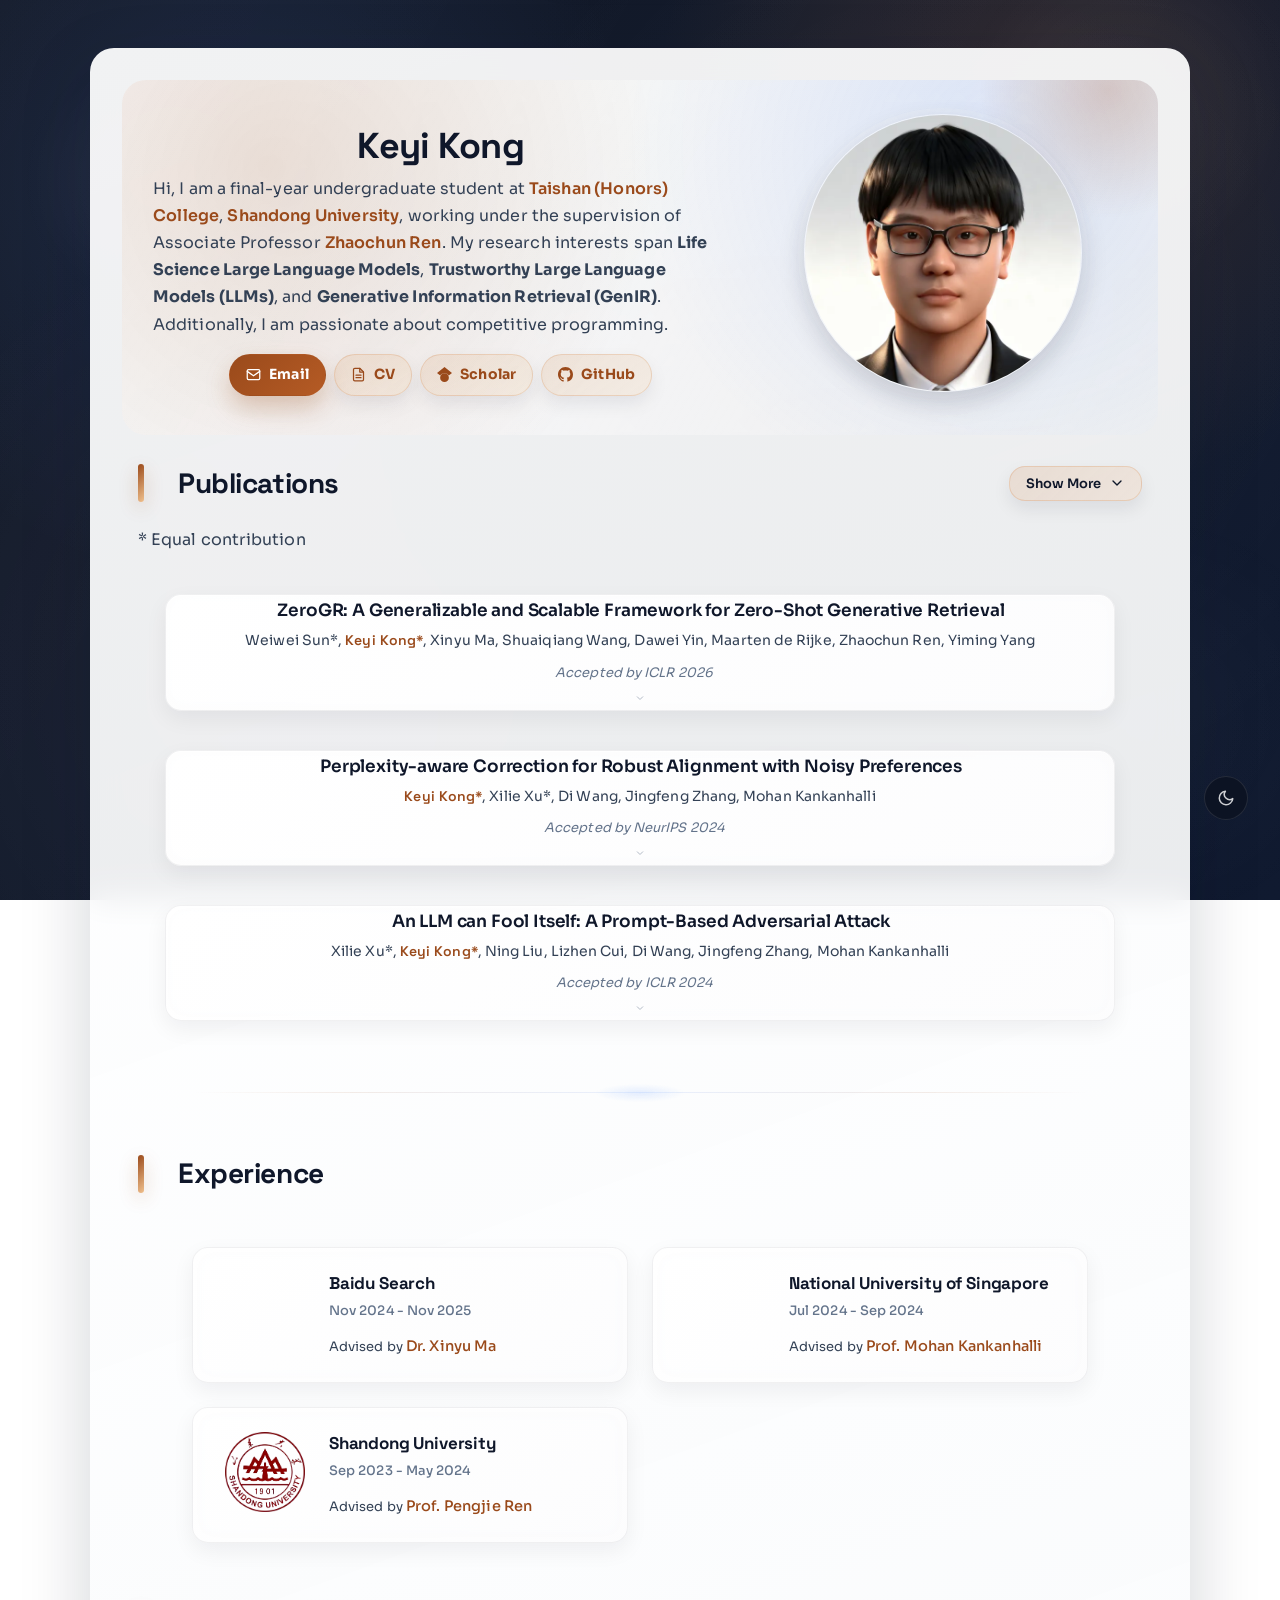
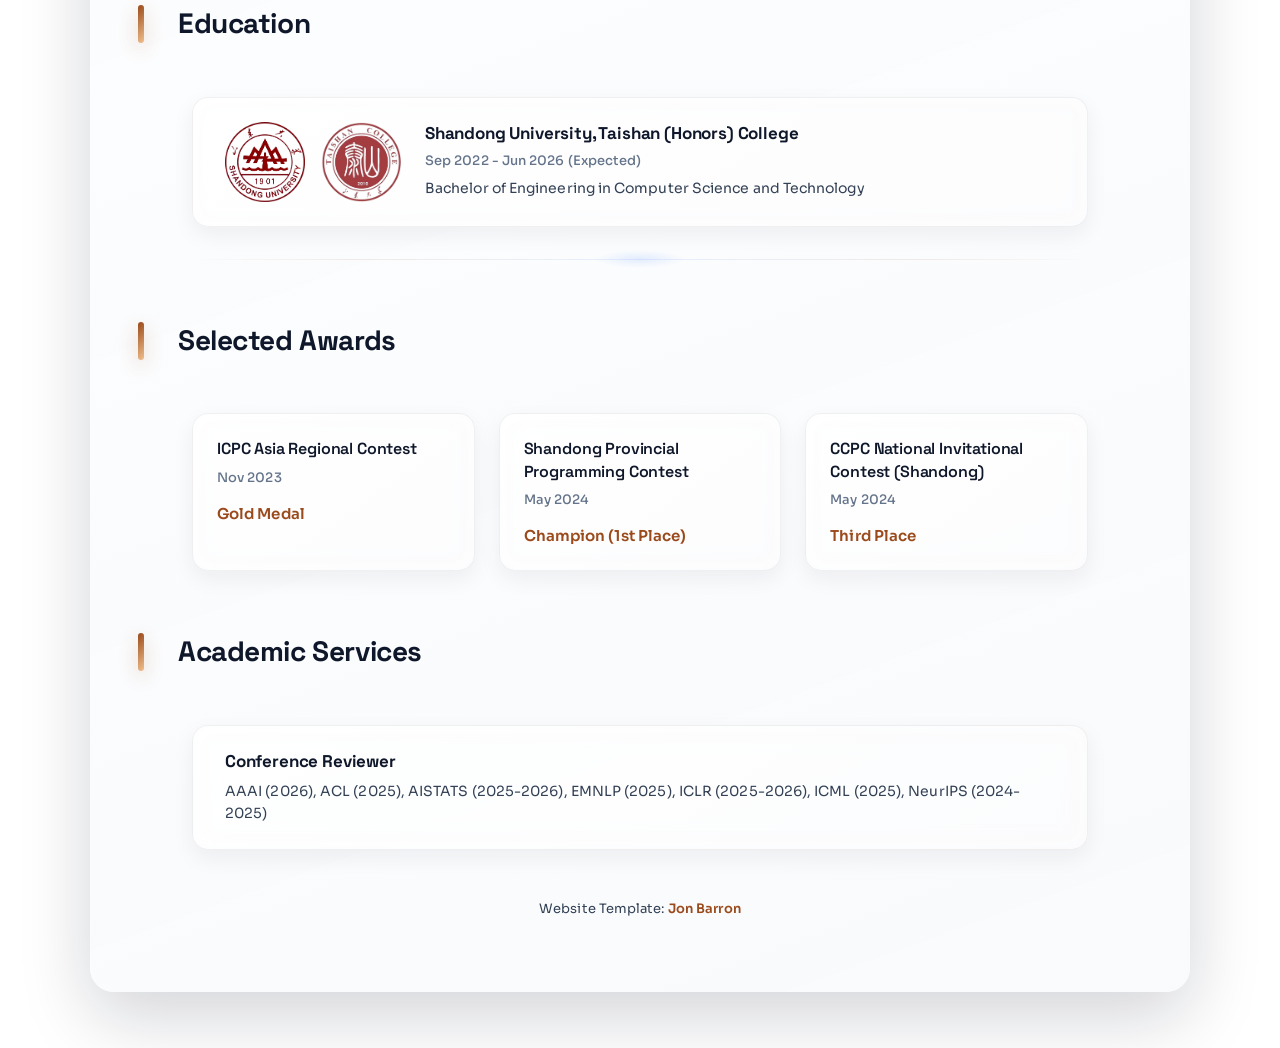
<file: index.html>
<!DOCTYPE HTML>
<html lang="en">
  <head>
    <meta http-equiv="Content-Type" content="text/html; charset=UTF-8">

    <title>Keyi Kong's Homepage</title>

    <meta name="author" content="Keyi Kong">
    <meta name="viewport" content="width=device-width, initial-scale=1">
    <link rel="preconnect" href="https://fonts.googleapis.com">
    <link rel="preconnect" href="https://fonts.gstatic.com" crossorigin>
    <link href="https://fonts.googleapis.com/css2?family=Space+Grotesk:wght@400;500;600;700&family=Sora:wght@400;500;600&display=swap" rel="stylesheet">
    <link rel="preload" as="image" href="assets/image-ai.webp" fetchpriority="high">
    <link rel="preload" as="image" href="assets/image.webp" fetchpriority="high">
    <link rel="stylesheet" type="text/css" href="stylesheet.css?v=11">

    <script>
      // ======== Theme (run immediately to prevent flash) ========
      (function() {
        var saved = localStorage.getItem('theme');
        var prefersDark = window.matchMedia('(prefers-color-scheme: dark)').matches;
        var theme = saved || (prefersDark ? 'dark' : 'light');
        document.documentElement.setAttribute('data-theme', theme);
      })();

      // ======== Profile Image Flip ========
      let isAIImage = true;
      const PROFILE_IMAGE_AI_SRC = 'assets/image-ai.webp';
      const PROFILE_IMAGE_REAL_SRC = 'assets/image.webp';
      const PROFILE_IMAGE_SWAP_DELAY_MS = 190;
      const PROFILE_IMAGE_SETTLE_MS = 230;

      function preloadProfileImages() {
        [PROFILE_IMAGE_AI_SRC, PROFILE_IMAGE_REAL_SRC].forEach((src) => {
          const preloaded = new Image();
          preloaded.src = src;
        });
      }

      function flipImage() {
        const img = document.getElementById('profileImage');
        if (!img || img.dataset.flipping === 'true') return;

        const nextSrc = isAIImage ? PROFILE_IMAGE_REAL_SRC : PROFILE_IMAGE_AI_SRC;
        img.dataset.flipping = 'true';
        img.classList.add('is-flipping');

        window.setTimeout(() => {
          img.src = nextSrc;
          isAIImage = !isAIImage;
          img.classList.remove('is-flipping');
          img.classList.add('is-settling');

          window.setTimeout(() => {
            img.classList.remove('is-settling');
            img.dataset.flipping = 'false';
          }, PROFILE_IMAGE_SETTLE_MS);
        }, PROFILE_IMAGE_SWAP_DELAY_MS);
      }

      function handleProfileImageKeydown(event) {
        if (event.key === 'Enter' || event.key === ' ') {
          event.preventDefault();
          flipImage();
        }
      }

      function reportWebVital(metricName, value) {
        const rounded = metricName === 'CLS' ? Number(value.toFixed(4)) : Math.round(value);
        console.info(`[web-vitals] ${metricName}: ${rounded}`);
        if (!window.__WEB_VITALS_ENDPOINT__) return;
        const payload = JSON.stringify({ metric: metricName, value: rounded, ts: Date.now() });
        navigator.sendBeacon(window.__WEB_VITALS_ENDPOINT__, payload);
      }

      function observeWebVitals() {
        if (!('PerformanceObserver' in window)) return;

        let clsValue = 0;
        let lcpValue = 0;
        let inpValue = 0;
        let hasFlushed = false;
        let clsObserver;
        let lcpObserver;
        let inpObserver;

        try {
          clsObserver = new PerformanceObserver((list) => {
            list.getEntries().forEach((entry) => {
              if (!entry.hadRecentInput) {
                clsValue += entry.value;
              }
            });
          });
          clsObserver.observe({ type: 'layout-shift', buffered: true });
        } catch (error) {
          console.debug('CLS observer unavailable', error);
        }

        try {
          lcpObserver = new PerformanceObserver((list) => {
            const entries = list.getEntries();
            const lastEntry = entries[entries.length - 1];
            if (lastEntry) {
              lcpValue = lastEntry.startTime;
            }
          });
          lcpObserver.observe({ type: 'largest-contentful-paint', buffered: true });
        } catch (error) {
          console.debug('LCP observer unavailable', error);
        }

        try {
          inpObserver = new PerformanceObserver((list) => {
            list.getEntries().forEach((entry) => {
              inpValue = Math.max(inpValue, entry.duration);
            });
          });
          inpObserver.observe({ type: 'event', buffered: true, durationThreshold: 40 });
        } catch (error) {
          console.debug('INP observer unavailable', error);
        }

        const flushVitals = () => {
          if (hasFlushed) return;
          hasFlushed = true;
          if (clsObserver) clsObserver.disconnect();
          if (lcpObserver) lcpObserver.disconnect();
          if (inpObserver) inpObserver.disconnect();

          reportWebVital('CLS', clsValue);
          if (lcpValue > 0) reportWebVital('LCP', lcpValue);
          if (inpValue > 0) reportWebVital('INP', inpValue);
        };

        document.addEventListener('visibilitychange', () => {
          if (document.visibilityState === 'hidden') {
            flushVitals();
          }
        }, { once: true });

        window.addEventListener('pagehide', flushVitals, { once: true });
      }

      // ======== Toggle Publications (smooth) ========
      function togglePublications() {
        const extraPublications = document.getElementById('extraPublications');
        const toggleBtn = document.getElementById('togglePublications');
        const toggleText = toggleBtn.querySelector('.toggle-text');
        const toggleIcon = toggleBtn.querySelector('.toggle-icon');
        const isExpanded = extraPublications.classList.contains('expanded');

        if (!isExpanded) {
          extraPublications.classList.add('expanded');
          toggleText.textContent = 'Show Less';
          toggleIcon.style.transform = 'rotate(180deg)';
          toggleBtn.setAttribute('aria-expanded', 'true');
        } else {
          extraPublications.classList.remove('expanded');
          toggleText.textContent = 'Show More';
          toggleIcon.style.transform = 'rotate(0deg)';
          toggleBtn.setAttribute('aria-expanded', 'false');
        }
      }

      // ======== Abstract Toggle (accordion) ========
      function toggleAbstract(id) {
        const panel = document.getElementById(id);
        if (!panel) return;
        const isOpening = !panel.classList.contains('open');

        // Accordion: close other abstracts
        if (isOpening) {
          document.querySelectorAll('.abstract.open').forEach(other => {
            if (other.id !== id) {
              other.classList.remove('open');
              const otherThumb = other.previousElementSibling;
              if (otherThumb && otherThumb.classList.contains('paper-thumbnail')) {
                otherThumb.classList.remove('open');
              }
              const otherCard = other.closest('.paper-card');
              if (otherCard) {
                otherCard.setAttribute('aria-expanded', 'false');
                const otherHint = otherCard.querySelector('.expand-hint');
                if (otherHint) otherHint.classList.remove('expanded');
              }
            }
          });
        }

        panel.classList.toggle('open');

        // Update aria-expanded
        const card = panel.closest('.paper-card');
        if (card) {
          card.setAttribute('aria-expanded', panel.classList.contains('open'));
          const hint = card.querySelector('.expand-hint');
          if (hint) hint.classList.toggle('expanded', panel.classList.contains('open'));
        }

        // Toggle thumbnail
        const thumbnail = panel.previousElementSibling;
        if (thumbnail && thumbnail.classList.contains('paper-thumbnail')) {
          thumbnail.classList.toggle('open');
        }
      }

      function toggleCardAbstract(event, id) {
        const getClosest = (target, selector) => {
          const node = target instanceof Element ? target : target && target.parentElement;
          return node ? node.closest(selector) : null;
        };

        if (getClosest(event.target, 'a')) return;
        if (getClosest(event.target, '.abstract')) return;

        const selection = window.getSelection ? window.getSelection() : null;
        if (selection && selection.toString().trim().length > 0) return;

        toggleAbstract(id);
      }

      // ======== DOMContentLoaded ========
      document.addEventListener('DOMContentLoaded', () => {
        // Scroll reveal for all card types
        const prefersReducedMotion = window.matchMedia('(prefers-reduced-motion: reduce)').matches;
        const revealObserver = new IntersectionObserver((entries) => {
          entries.forEach((entry) => {
            if (!entry.isIntersecting) return;
            const delay = prefersReducedMotion ? 0 : Number(entry.target.dataset.revealDelay || 0);
            window.setTimeout(() => {
              entry.target.classList.add('in-view');
            }, delay);
            revealObserver.unobserve(entry.target);
          });
        }, { threshold: 0.12 });

        const revealTargets = Array.from(document.querySelectorAll('.paper-card, .reveal-card'));
        revealTargets.forEach((el, index) => {
          if (!prefersReducedMotion) {
            const staggerDelay = 40 + ((index % 3) * 20);
            el.dataset.revealDelay = String(staggerDelay);
          }
          revealObserver.observe(el);
        });

        // Warm profile image cache for smoother switching.
        preloadProfileImages();

        // ---- Back to top scroll handler ----
        const backToTop = document.getElementById('backToTop');
        let ticking = false;

        window.addEventListener('scroll', () => {
          if (!ticking) {
            requestAnimationFrame(() => {
              if (backToTop) {
                backToTop.classList.toggle('visible', window.scrollY > 500);
              }
              ticking = false;
            });
            ticking = true;
          }
        }, { passive: true });

        // ---- Theme toggle ----
        const themeToggle = document.getElementById('themeToggle');
        if (themeToggle) {
          themeToggle.addEventListener('click', () => {
            const current = document.documentElement.getAttribute('data-theme');
            const next = current === 'dark' ? 'light' : 'dark';
            document.documentElement.setAttribute('data-theme', next);
            localStorage.setItem('theme', next);
          });
        }

        // ---- Back to top click ----
        if (backToTop) {
          backToTop.addEventListener('click', () => {
            window.scrollTo({ top: 0, behavior: 'smooth' });
          });
        }

        // ---- Performance metrics ----
        observeWebVitals();
      });
    </script>

  </head>

  <body>
    <a class="skip-link" href="#publications">Skip to publications</a>
    <!-- Theme Toggle (fixed bottom-right) -->
    <button id="themeToggle" class="theme-toggle" aria-label="Toggle dark mode" title="Toggle dark mode">
      <svg class="icon-sun" width="18" height="18" viewBox="0 0 24 24" fill="none" stroke="currentColor" stroke-width="2" stroke-linecap="round" stroke-linejoin="round">
        <circle cx="12" cy="12" r="5"/><line x1="12" y1="1" x2="12" y2="3"/><line x1="12" y1="21" x2="12" y2="23"/><line x1="4.22" y1="4.22" x2="5.64" y2="5.64"/><line x1="18.36" y1="18.36" x2="19.78" y2="19.78"/><line x1="1" y1="12" x2="3" y2="12"/><line x1="21" y1="12" x2="23" y2="12"/><line x1="4.22" y1="19.78" x2="5.64" y2="18.36"/><line x1="18.36" y1="5.64" x2="19.78" y2="4.22"/>
      </svg>
      <svg class="icon-moon" width="18" height="18" viewBox="0 0 24 24" fill="none" stroke="currentColor" stroke-width="2" stroke-linecap="round" stroke-linejoin="round">
        <path d="M21 12.79A9 9 0 1 1 11.21 3 7 7 0 0 0 21 12.79z"/>
      </svg>
    </button>

    <table style="width:100%;max-width:1100px;border:0px;border-spacing:0px;border-collapse:separate;margin-right:auto;margin-left:auto;" class="main-container"><tbody>
      <tr style="padding:0px">
        <td style="padding:0px">
          <!-- Hero Section -->
          <table class="hero-section" style="width:100%;border:0px;border-spacing:0px;border-collapse:separate;margin-right:auto;margin-left:auto;"><tbody>
            <tr style="padding:0px">
              <td style="padding:3% 1.5% 3% 3%;width:60%;vertical-align:middle">
                <p class="name" style="text-align: center;">
                  Keyi Kong
                </p>
                <p>
                    Hi, I am a final-year undergraduate student at <a href="https://www.tsxt.sdu.edu.cn/">Taishan (Honors) College</a>, <a href="https://www.sdu.edu.cn/">Shandong University</a>, working under the supervision of Associate Professor <a href="https://renzhaochun.github.io/">Zhaochun Ren</a>. My research interests span <b>Life Science Large Language Models</b>, <b>Trustworthy Large Language Models (LLMs)</b>, and <b>Generative Information Retrieval (GenIR)</b>. Additionally, I am passionate about competitive programming.
                </p>
                <!-- <p>
                <span style="color: #d07a38;"><strong>I am currently seeking PhD positions for 2026 fall! </strong></span> If my background resonates with your work, I would welcome the opportunity to connect.
                </p> -->
                <p style="text-align:center" class="contact-links">
                  <a href="mailto:luxinyayaya@foxmail.com">
                    <svg class="contact-icon" width="15" height="15" viewBox="0 0 24 24" fill="none" stroke="currentColor" stroke-width="2" stroke-linecap="round" stroke-linejoin="round"><rect x="2" y="4" width="20" height="16" rx="2"/><path d="M22 7l-10 7L2 7"/></svg>
                    Email
                  </a>
                  <a href="assets/CV-keyi.pdf">
                    <svg class="contact-icon" width="15" height="15" viewBox="0 0 24 24" fill="none" stroke="currentColor" stroke-width="2" stroke-linecap="round" stroke-linejoin="round"><path d="M14 2H6a2 2 0 0 0-2 2v16a2 2 0 0 0 2 2h12a2 2 0 0 0 2-2V8z"/><polyline points="14 2 14 8 20 8"/><line x1="16" y1="13" x2="8" y2="13"/><line x1="16" y1="17" x2="8" y2="17"/></svg>
                    CV
                  </a>
                  <a href="https://scholar.google.com/citations?&user=E_jCf7cAAAAJ">
                    <svg class="contact-icon" width="15" height="15" viewBox="0 0 24 24" fill="currentColor"><path d="M5.242 13.769L0 9.5 12 0l12 9.5-5.242 4.269C17.548 11.249 14.978 9.5 12 9.5c-2.977 0-5.548 1.748-6.758 4.269zM12 10a7 7 0 1 0 0 14 7 7 0 0 0 0-14z"/></svg>
                    Scholar
                  </a>
                  <a href="https://github.com/luxinyayaya">
                    <svg class="contact-icon" width="15" height="15" viewBox="0 0 24 24" fill="currentColor"><path d="M12 0C5.37 0 0 5.37 0 12c0 5.31 3.435 9.795 8.205 11.385.6.105.825-.255.825-.57 0-.285-.015-1.23-.015-2.235-3.015.555-3.795-.735-4.035-1.41-.135-.345-.72-1.41-1.23-1.695-.42-.225-1.02-.78-.015-.795.945-.015 1.62.87 1.845 1.23 1.08 1.815 2.805 1.305 3.495.99.105-.78.42-1.305.765-1.605-2.67-.3-5.46-1.335-5.46-5.925 0-1.305.465-2.385 1.23-3.225-.12-.3-.54-1.53.12-3.18 0 0 1.005-.315 3.3 1.23.96-.27 1.98-.405 3-.405s2.04.135 3 .405c2.295-1.56 3.3-1.23 3.3-1.23.66 1.65.24 2.88.12 3.18.765.84 1.23 1.905 1.23 3.225 0 4.605-2.805 5.625-5.475 5.925.435.375.81 1.095.81 2.22 0 1.605-.015 2.895-.015 3.3 0 .315.225.69.825.57A12.02 12.02 0 0 0 24 12c0-6.63-5.37-12-12-12z"/></svg>
                    GitHub
                  </a>
                </p>
              </td>
              <td style="padding:3% 3% 3% 1.5%;width:40%;max-width:40%;text-align:center;">
                <img id="profileImage" style="width:75%;max-width:100%;object-fit: cover;cursor:pointer;" alt="profile photo" src="assets/image-ai.webp" class="hoverZoomLink" onclick="flipImage()" onkeydown="handleProfileImageKeydown(event)" role="button" tabindex="0" aria-label="Toggle profile image style" loading="eager" fetchpriority="high" data-flipping="false">
              </td>
            </tr>
          </tbody></table>

          <!-- Publications Section -->
          <table style="width:100%;border:0px;border-spacing:0px;border-collapse:separate;margin-right:auto;margin-left:auto;"><tbody>
              <tr>
              <td style="padding:16px;width:100%;vertical-align:middle">
                <div style="display: flex; justify-content: space-between; align-items: center; margin-bottom: 10px;">
                  <h2 id="publications" style="margin: 0;">Publications</h2>
                  <button id="togglePublications" class="toggle-btn" onclick="togglePublications()" aria-expanded="false">
                    <span class="toggle-text">Show More</span>
                    <svg class="toggle-icon" width="16" height="16" viewBox="0 0 24 24" fill="none" xmlns="http://www.w3.org/2000/svg">
                      <path d="M6 9L12 15L18 9" stroke="currentColor" stroke-width="2" stroke-linecap="round" stroke-linejoin="round"/>
                    </svg>
                  </button>
                </div>
                <p style="margin-bottom: 10px;">* Equal contribution</p>
              </td>
            </tr>
          </tbody></table>
          <table style="width:100%;border:0px;border-spacing:0px 15px;border-collapse:separate;margin-right:auto;margin-left:auto;"><tbody>

          <!-- Publication 1: ZeroGR -->
          <tr>
            <td style="padding:4px;width:100%;vertical-align:middle" class="paper-card" role="button" tabindex="0" aria-expanded="false" onclick="toggleCardAbstract(event, 'abs-zerogr')" onkeydown="if(event.key==='Enter'||event.key===' '){event.preventDefault();toggleCardAbstract(event, 'abs-zerogr')}">
              <a href="https://arxiv.org/pdf/2510.10419" class="papertitle">ZeroGR: A Generalizable and Scalable Framework for Zero-Shot Generative Retrieval</a>
              <div class="author"> Weiwei Sun*, <span class="my-name">Keyi Kong*</span>, Xinyu Ma, Shuaiqiang Wang, Dawei Yin, Maarten de Rijke, Zhaochun Ren, Yiming Yang
              </div>
              <div class="paper-actions">
                <em>Accepted by ICLR 2026</em>
              </div>
              <div class="expand-hint"><svg width="12" height="12" viewBox="0 0 24 24" fill="none" stroke="currentColor" stroke-width="2"><path d="M6 9l6 6 6-6"/></svg></div>
              <div class="paper-thumbnail">
                <img src="assets/zerogr-thumbnail.webp" alt="ZeroGR Framework" class="thumbnail-img" width="2248" height="656" loading="lazy" decoding="async">
              </div>
              <div class="abstract" id="abs-zerogr">Generative retrieval (GR) reformulates information retrieval (IR) by framing it as the generation of document identifiers (docids), thereby enabling an end-to-end optimization and seamless integration with generative language models (LMs). Despite notable progress under supervised training, GR still struggles to generalize to zero-shot IR scenarios, which are prevalent in real-world applications. To tackle this challenge, we propose ZeroGR, a zero-shot generative retrieval framework that leverages natural language instructions to extend GR across a wide range of IR tasks. Specifically, ZeroGR is composed of three key components: (i) an LM-based docid generator that unifies heterogeneous documents (e.g., text, tables, code) into semantically meaningful docids; (ii) an instruction-tuned query generator that generates diverse types of queries from natural language task descriptions to enhance corpus indexing; and (iii) a reverse annealing decoding strategy to balance precision and recall during docid generation. We investigate the impact of instruction fine-tuning scale and find that performance consistently improves as the number of IR tasks encountered during training increases. Empirical results on the BEIR and MAIR benchmarks demonstrate that ZeroGR outperforms strong dense retrieval and generative baselines in zero-shot settings, establishing a new state-of-the-art for instruction-driven GR.</div>
            </td>
          </tr>

          <!-- Publication 2: PerpCorrect -->
          <tr>
            <td style="padding:4px;width:100%;vertical-align:middle" class="paper-card" role="button" tabindex="0" aria-expanded="false" onclick="toggleCardAbstract(event, 'abs-perp')" onkeydown="if(event.key==='Enter'||event.key===' '){event.preventDefault();toggleCardAbstract(event, 'abs-perp')}">
              <a href="https://openreview.net/attachment?id=OUXnnPJzXJ&name=pdf" class="papertitle">Perplexity-aware Correction for Robust Alignment with Noisy Preferences</a>
              <div class="author"> <span class="my-name">Keyi Kong*</span>, Xilie Xu*, Di Wang, Jingfeng Zhang, Mohan Kankanhalli
              </div>
              <div class="paper-actions">
                <em>Accepted by NeurIPS 2024</em>
              </div>
              <div class="expand-hint"><svg width="12" height="12" viewBox="0 0 24 24" fill="none" stroke="currentColor" stroke-width="2"><path d="M6 9l6 6 6-6"/></svg></div>
              <div class="paper-thumbnail">
                <img src="assets/perp-thumbnail.webp" alt="PerpCorrect Framework" class="thumbnail-img" width="2046" height="492" loading="lazy" decoding="async">
              </div>
              <div class="abstract" id="abs-perp">Alignment techniques are critical in ensuring that large language models (LLMs) output helpful and harmless content by enforcing the LLM-generated content to align with human preferences. However, the existence of noisy preferences (NPs), where the responses are mistakenly labelled as chosen or rejected, could spoil the alignment, thus making the LLMs generate useless and even malicious content. Existing methods mitigate the issue of NPs from the loss perspective by adjusting the alignment loss based on a clean validation dataset. Orthogonal to these loss-oriented methods, we propose perplexity-aware correction (PerpCorrect) from the data perspective for robust alignment which detects and corrects NPs based on the differences between the perplexity of the chosen and rejected responses (dubbed as PPLDiff). Intuitively, a higher PPLDiff indicates a higher probability of the NP because a rejected/chosen response which is mistakenly labelled as chosen/rejected is less preferable to be generated by an aligned LLM, thus having a higher/lower perplexity. PerpCorrect works in three steps: (1) PerpCorrect aligns a surrogate LLM using the clean validation data to make the PPLDiff able to distinguish clean preferences (CPs) and NPs. (2) PerpCorrect further aligns the surrogate LLM by incorporating the reliable clean training data whose PPLDiff is extremely small and reliable noisy training data whose PPLDiff is extremely large after correction to boost the discriminatory power. (3) Detecting and correcting NPs according to the PPLDiff obtained by the aligned surrogate LLM to obtain a denoised training dataset for robust alignment. Comprehensive experiments validate that our proposed PerpCorrect can achieve state-of-the-art alignment performance under NPs. Notably, PerpCorrect demonstrates practical utility by requiring only a modest amount of validation data and being compatible with various alignment techniques.</div>
            </td>
          </tr>

          <!-- Publication 3: PromptAttack -->
          <tr>
            <td style="padding:4px;width:100%;vertical-align:middle" class="paper-card" role="button" tabindex="0" aria-expanded="false" onclick="toggleCardAbstract(event, 'abs-attack')" onkeydown="if(event.key==='Enter'||event.key===' '){event.preventDefault();toggleCardAbstract(event, 'abs-attack')}">
              <a href="https://openreview.net/pdf?id=VVgGbB9TNV" class="papertitle">An LLM can Fool Itself: A Prompt-Based Adversarial Attack</a>
              <div class="author"> Xilie Xu*, <span class="my-name">Keyi Kong*</span>, Ning Liu, Lizhen Cui, Di Wang, Jingfeng Zhang, Mohan Kankanhalli
              </div>
              <div class="paper-actions">
                <em>Accepted by ICLR 2024</em>
              </div>
              <div class="expand-hint"><svg width="12" height="12" viewBox="0 0 24 24" fill="none" stroke="currentColor" stroke-width="2"><path d="M6 9l6 6 6-6"/></svg></div>
              <div class="paper-thumbnail">
                <img src="assets/attack-thumbnail.webp" alt="PromptAttack Framework" class="thumbnail-img" width="2876" height="830" loading="lazy" decoding="async">
              </div>
              <div class="abstract" id="abs-attack">The wide-ranging applications of large language models (LLMs), especially in safety-critical domains, necessitate the proper evaluation of the LLM's adversarial robustness. This paper proposes an efficient tool to audit the LLM's adversarial robustness via a prompt-based adversarial attack (PromptAttack). PromptAttack converts adversarial textual attacks into an attack prompt that can cause the victim LLM to output the adversarial sample to fool itself. The attack prompt is composed of three important components: (1) original input (OI) including the original sample and its ground-truth label, (2) attack objective (AO) illustrating a task description of generating a new sample that can fool itself without changing the semantic meaning, and (3) attack guidance (AG) containing the perturbation instructions to guide the LLM on how to complete the task by perturbing the original sample at character, word, and sentence levels, respectively. Besides, we use a fidelity filter to ensure that PromptAttack maintains the original semantic meanings of the adversarial examples. Further, we enhance the attack power of PromptAttack by ensembling adversarial examples at different perturbation levels. Comprehensive empirical results using Llama2 and GPT-3.5 validate that PromptAttack consistently yields a much higher attack success rate compared to AdvGLUE and AdvGLUE++. Interesting findings include that a simple emoji can easily mislead GPT-3.5 to make wrong predictions. Our source code is available at https://github.com/GodXuxilie/PromptAttack.</div>
            </td>
          </tr>

          </tbody></table>

          <div id="extraPublications" class="extra-publications">
          <table style="width:100%;border:0px;border-spacing:0px 15px;border-collapse:separate;margin-right:auto;margin-left:auto;"><tbody>

          <!-- Publication 4: AI Search -->
          <tr>
            <td style="padding:4px;width:100%;vertical-align:middle" class="paper-card" role="button" tabindex="0" aria-expanded="false" onclick="toggleCardAbstract(event, 'abs-aisearch')" onkeydown="if(event.key==='Enter'||event.key===' '){event.preventDefault();toggleCardAbstract(event, 'abs-aisearch')}">
              <a href="https://arxiv.org/abs/2506.17188" class="papertitle">Towards AI Search Paradigm</a>
              <div class="author"> Baidu Search
              </div>
              <div class="paper-actions">
                <em>Technical Report</em>
              </div>
              <div class="expand-hint"><svg width="12" height="12" viewBox="0 0 24 24" fill="none" stroke="currentColor" stroke-width="2"><path d="M6 9l6 6 6-6"/></svg></div>
              <div class="paper-thumbnail">
                <img src="assets/aisearch-thumbnail.webp" alt="AI Search Paradigm" class="thumbnail-img" width="1878" height="506" loading="lazy" decoding="async">
              </div>
              <div class="abstract" id="abs-aisearch">In this paper, we introduce the AI Search Paradigm, a comprehensive blueprint for next-generation search systems capable of emulating human information processing and decision-making. The paradigm employs a modular architecture of four LLM-powered agents (Master, Planner, Executor and Writer) that dynamically adapt to the full spectrum of information needs, from simple factual queries to complex multi-stage reasoning tasks. These agents collaborate dynamically through coordinated workflows to evaluate query complexity, decompose problems into executable plans, and orchestrate tool usage, task execution, and content synthesis. We systematically present key methodologies for realizing this paradigm, including task planning and tool integration, execution strategies, aligned and robust retrieval-augmented generation, and efficient LLM inference, spanning both algorithmic techniques and infrastructure-level optimizations. By providing an in-depth guide to these foundational components, this work aims to inform the development of trustworthy, adaptive, and scalable AI search systems.</div>
            </td>
          </tr>

          <!-- Publication 5: GPRO -->
          <tr>
            <td style="padding:4px;width:100%;vertical-align:middle" class="paper-card" role="button" tabindex="0" aria-expanded="false" onclick="toggleCardAbstract(event, 'abs-gpro')" onkeydown="if(event.key==='Enter'||event.key===' '){event.preventDefault();toggleCardAbstract(event, 'abs-gpro')}">
              <a href="https://arxiv.org/abs/2601.04442" class="papertitle">Addressing Overthinking in Large Vision-Language Models via Gated Perception-Reasoning Optimization</a>
              <div class="author"> Xingjian Diao, Zheyuan Liu, Chunhui Zhang, Weiyi Wu, <span class="my-name">Keyi Kong</span>, Lin Shi, Kaize Ding, Soroush Vosoughi, Jiang Gui
              </div>
              <div class="paper-actions">
                <em>Under Review</em>
              </div>
              <div class="expand-hint"><svg width="12" height="12" viewBox="0 0 24 24" fill="none" stroke="currentColor" stroke-width="2"><path d="M6 9l6 6 6-6"/></svg></div>
              <div class="paper-thumbnail">
                <img src="assets/gpro-thumbnail.webp" alt="GPRO Framework" class="thumbnail-img" width="2076" height="836" loading="lazy" decoding="async">
              </div>
              <div class="abstract" id="abs-gpro">Large Vision-Language Models (LVLMs) have exhibited strong reasoning capabilities through chain-of-thought mechanisms that generate step-by-step rationales. However, such slow-thinking approaches often lead to overthinking, where models produce excessively verbose responses even for simple queries, resulting in test-time inefficiency and even degraded accuracy. Prior work has attempted to mitigate this issue via adaptive reasoning strategies, but these methods largely overlook a fundamental bottleneck: visual perception failures. We argue that stable reasoning critically depends on low-level visual grounding, and that reasoning errors often originate from imperfect perception rather than insufficient deliberation. To address this limitation, we propose Gated Perception-Reasoning Optimization (GPRO), a meta-reasoning controller that dynamically routes computation among three decision paths at each generation step: a lightweight fast path, a slow perception path for re-examining visual inputs, and a slow reasoning path for internal self-reflection. To learn this distinction, we derive large-scale failure attribution supervision from approximately 790k samples, using teacher models to distinguish perceptual hallucinations from reasoning errors. We then train the controller with multi-objective reinforcement learning to optimize the trade-off between task accuracy and computational cost under uncertainty. Experiments on five benchmarks demonstrate that GPRO substantially improves both accuracy and efficiency, outperforming recent slow-thinking methods while generating significantly shorter responses.</div>
            </td>
          </tr>

          <!-- Publication 6: SoundMind -->
          <tr>
            <td style="padding:4px;width:100%;vertical-align:middle" class="paper-card" role="button" tabindex="0" aria-expanded="false" onclick="toggleCardAbstract(event, 'abs-soundmind')" onkeydown="if(event.key==='Enter'||event.key===' '){event.preventDefault();toggleCardAbstract(event, 'abs-soundmind')}">
              <a href="https://arxiv.org/abs/2506.12935" class="papertitle">SoundMind: RL-Incentivized Logic Reasoning for Audio-Language Models</a>
              <div class="author"> Xingjian Diao, Chunhui Zhang, <span class="my-name">Keyi Kong</span>, Weiyi Wu, Chiyu Ma, Zhongyu Ouyang, Peijun Qing, Soroush Vosoughi, Jiang Gui
              </div>
              <div class="paper-actions">
                <em>Accepted by EMNLP 2025 (Oral presentation)</em>
              </div>
              <div class="expand-hint"><svg width="12" height="12" viewBox="0 0 24 24" fill="none" stroke="currentColor" stroke-width="2"><path d="M6 9l6 6 6-6"/></svg></div>
              <div class="paper-thumbnail">
                <img src="assets/soundmind-thumbnail.webp" alt="SoundMind Framework" class="thumbnail-img" width="1222" height="708" loading="lazy" decoding="async">
              </div>
              <div class="abstract" id="abs-soundmind">While large language models have demonstrated impressive reasoning abilities, their extension to the audio modality, particularly within large audio-language models (LALMs), remains underexplored. Addressing this gap requires a systematic approach that involves a capable base model, high-quality reasoning-oriented audio data, and effective training algorithms. In this work, we present a comprehensive solution for audio logical reasoning (ALR) tasks: we introduce SoundMind, a dataset of 6,446 audio-text annotated samples specifically curated to support complex reasoning. Building on this resource, we propose SoundMind-RL, a rule-based reinforcement learning (RL) algorithm designed to equip audio-language models with robust audio-text reasoning capabilities. By fine-tuning Qwen2.5-Omni-7B on the proposed SoundMind dataset using SoundMind-RL, we achieve strong and consistent improvements over state-of-the-art baselines on the SoundMind benchmark. This work highlights the benefit of combining high-quality, reasoning-focused datasets with specialized RL techniques, and contributes to advancing auditory intelligence in language models. The code and dataset introduced in this work are publicly available at https://github.com/xid32/SoundMind.</div>
            </td>
          </tr>

          <!-- Publication 7: ProtoVQA -->
          <tr>
            <td style="padding:4px;width:100%;vertical-align:middle" class="paper-card" role="button" tabindex="0" aria-expanded="false" onclick="toggleCardAbstract(event, 'abs-vqa')" onkeydown="if(event.key==='Enter'||event.key===' '){event.preventDefault();toggleCardAbstract(event, 'abs-vqa')}">
              <a href="https://arxiv.org/abs/2509.16680" class="papertitle">An End-to-End Adaptable Prototypical Framework for Explainable Fine-Grained Visual Question Answering</a>
              <div class="author"> Xingjian Diao*, Weiyi Wu*,  <span class="my-name">Keyi Kong</span>, Peijun Qing, Xinwen Xu, Ming Cheng, Soroush Vosoughi, Jiang Gui
              </div>
              <div class="paper-actions">
                <em>Accepted by EMNLP 2025 (Oral presentation)</em>
              </div>
              <div class="expand-hint"><svg width="12" height="12" viewBox="0 0 24 24" fill="none" stroke="currentColor" stroke-width="2"><path d="M6 9l6 6 6-6"/></svg></div>
              <div class="paper-thumbnail">
                <img src="assets/vqa-thumbnail.webp" alt="ProtoVQA Framework" class="thumbnail-img" width="1788" height="516" loading="lazy" decoding="async">
              </div>
              <div class="abstract" id="abs-vqa">Visual Question Answering (VQA) is increasingly used in diverse applications ranging from general visual reasoning to safety-critical domains such as medical imaging and autonomous systems, where models must provide not only accurate answers but also explanations that humans can easily understand and verify. Prototype-based modeling has shown promise for interpretability by grounding predictions in semantically meaningful regions for purely visual reasoning tasks, yet remains underexplored in the context of VQA. We present ProtoVQA, a unified prototypical framework that (i) learns question-aware prototypes that serve as reasoning anchors, connecting answers to discriminative image regions, (ii) applies spatially constrained matching to ensure that the selected evidence is coherent and semantically relevant, and (iii) supports both answering and grounding tasks through a shared prototype backbone. To assess explanation quality, we propose the Visual-Linguistic Alignment Score (VLAS), which measures how well the model's attended regions align with ground-truth evidence. Experiments on Visual7W show that ProtoVQA yields faithful, fine-grained explanations while maintaining competitive accuracy, advancing the development of transparent and trustworthy VQA systems.</div>
            </td>
          </tr>

          <!-- Publication 8: Music AVQA -->
          <tr>
            <td style="padding:4px;width:100%;vertical-align:middle" class="paper-card" role="button" tabindex="0" aria-expanded="false" onclick="toggleCardAbstract(event, 'abs-music')" onkeydown="if(event.key==='Enter'||event.key===' '){event.preventDefault();toggleCardAbstract(event, 'abs-music')}">
              <a href="https://arxiv.org/abs/2505.20638" class="papertitle">Music's Multimodal Complexity in AVQA: Why We Need More than General Multimodal LLMs</a>
              <div class="author"> Wenhao You, Xingjian Diao, Chunhui Zhang, <span class="my-name">Keyi Kong</span>, Weiyi Wu, Zhongyu Ouyang, Chiyu Ma, Tingxuan Wu, Noah Wei, Zong Ke, Ming Cheng, Soroush Vosoughi, Jiang Gui
              </div>
              <div class="paper-actions">
                <em>Under Review</em>
              </div>
              <div class="expand-hint"><svg width="12" height="12" viewBox="0 0 24 24" fill="none" stroke="currentColor" stroke-width="2"><path d="M6 9l6 6 6-6"/></svg></div>
              <div class="paper-thumbnail">
                <img src="assets/music-thumbnail.webp" alt="Music AVQA" class="thumbnail-img" width="2070" height="572" loading="lazy" decoding="async">
              </div>
              <div class="abstract" id="abs-music">While recent Multimodal Large Language Models exhibit impressive capabilities for general multimodal tasks, specialized domains like music necessitate tailored approaches. Music Audio-Visual Question Answering (Music AVQA) particularly underscores this, presenting unique challenges with its continuous, densely layered audio-visual content, intricate temporal dynamics, and the critical need for domain-specific knowledge. Through a systematic analysis of Music AVQA datasets and methods, this position paper identifies that specialized input processing, architectures incorporating dedicated spatial-temporal designs, and music-specific modeling strategies are critical for success in this domain. Our study provides valuable insights for researchers by highlighting effective design patterns empirically linked to strong performance, proposing concrete future directions for incorporating musical priors, and aiming to establish a robust foundation for advancing multimodal musical understanding. This work is intended to inspire broader attention and further research, supported by a continuously updated anonymous GitHub repository of relevant papers: https://github.com/xid32/Survey4MusicAVQA.</div>
            </td>
          </tr>

          <!-- Publication 9: AgentMCD -->
          <tr>
            <td style="padding:4px;width:100%;vertical-align:middle" class="paper-card" role="button" tabindex="0" aria-expanded="false" onclick="toggleCardAbstract(event, 'abs-controversy')" onkeydown="if(event.key==='Enter'||event.key===' '){event.preventDefault();toggleCardAbstract(event, 'abs-controversy')}">
              <a href="https://www.ijcai.org/proceedings/2025/1107" class="papertitle">Generative Agents for Multimodal Controversy Detection</a>
              <div class="author"> Tianjiao Xu, Jinfei Gao, <span class="my-name">Keyi Kong</span>, Jianhua Yin, Tian Gao, Liqiang Nie
              </div>
              <div class="paper-actions">
                <em>Accepted by IJCAI 2025</em>
              </div>
              <div class="expand-hint"><svg width="12" height="12" viewBox="0 0 24 24" fill="none" stroke="currentColor" stroke-width="2"><path d="M6 9l6 6 6-6"/></svg></div>
              <div class="paper-thumbnail">
                <img src="assets/controversy-thumbnail.webp" alt="AgentMCD Framework" class="thumbnail-img" width="1518" height="810" loading="lazy" decoding="async">
              </div>
              <div class="abstract" id="abs-controversy">Multimodal controversy detection, which involves determining whether a given video and its associated comments are controversial, plays a pivotal role in risk management on social video platforms. Existing methods typically provide only classification results, failing to identify what aspects are controversial and why, thereby lacking detailed explanations. To address this limitation, we propose a novel Agent-based Multimodal Controversy Detection architecture, termed AgentMCD. This architecture leverages Large Language Models (LLMs) as generative agents to simulate human behavior and improve explainability. AgentMCD employs a multi-aspect reasoning process, where multiple judges conduct evaluations from diverse perspectives to derive a final decision. Furthermore, a multi-agent simulation process is incorporated, wherein agents act as audiences, offering opinions and engaging in free discussions after watching videos. This hybrid framework enables comprehensive controversy evaluation and significantly enhances explainability. Experiments conducted on the MMCD dataset demonstrate that our proposed architecture outperforms existing LLM-based baselines in both high-resource and low-resource comment scenarios, while maintaining superior explainability.</div>
            </td>
          </tr>

          <!-- Publication 10: Legal -->
          <tr>
            <td style="padding:4px;width:100%;vertical-align:middle" class="paper-card" role="button" tabindex="0" aria-expanded="false" onclick="toggleCardAbstract(event, 'abs-legal')" onkeydown="if(event.key==='Enter'||event.key===' '){event.preventDefault();toggleCardAbstract(event, 'abs-legal')}">
              <a href="https://openreview.net/attachment?id=7Jis2yiiEZ&name=pdf" class="papertitle">Syllogistic Reasoning for Legal Judgment Analysis</a>
              <div class="author"> Wentao Deng, Jiahuan Pei, <span class="my-name">Keyi Kong</span>, Zhe Chen, Furu Wei, Yujun Li, Zhaochun Ren, Zhumin Chen, Pengjie Ren
              </div>
              <div class="paper-actions">
                <em>Accepted by EMNLP 2023 (Oral presentation)</em>
              </div>
              <div class="expand-hint"><svg width="12" height="12" viewBox="0 0 24 24" fill="none" stroke="currentColor" stroke-width="2"><path d="M6 9l6 6 6-6"/></svg></div>
              <div class="paper-thumbnail">
                <img src="assets/legal-thumbnail.webp" alt="Legal Judgment Framework" class="thumbnail-img" width="1546" height="646" loading="lazy" decoding="async">
              </div>
              <div class="abstract" id="abs-legal">Legal judgment assistants are developing fast due to impressive progress of large language models (LLMs). However, people can hardly trust the results generated by a model without reliable analysis of legal judgement. For legal practitioners, it is common practice to utilize syllogistic reasoning to select and evaluate the arguments of the parties as part of the legal decision-making process. But the development of syllogistic reasoning for legal judgment analysis is hindered by the lack of resources: (1) there is no large-scale syllogistic reasoning dataset for legal judgment analysis, and (2) there is no set of established benchmarks for legal judgment analysis. In this paper, we construct and manually correct a syllogistic reasoning dataset for legal judgment analysis. The dataset contains 11,239 criminal cases which cover 4 criminal elements, 80 charges and 124 articles. We also select a set of large language models as benchmarks, and conduct an in-depth analysis of the capacity of their legal judgment analysis.</div>
            </td>
          </tr>

          </tbody></table>
          </div>

          <div class="section-divider" aria-hidden="true"></div>

          <!-- Experience Section -->
          <table style="width:100%;border:0px;border-spacing:0px;border-collapse:separate;margin-right:auto;margin-left:auto;"><tbody>
            <tr>
              <td style="padding:16px;width:100%;vertical-align:middle">
                <h2 id="experience">Experience</h2>
              </td>
            </tr>
          </tbody></table>

          <div class="experience-container">
            <div class="experience-card reveal-card">
              <img src="assets/baidu-logo.webp" alt="Baidu" class="experience-logo" width="80" height="80" loading="lazy" decoding="async">
              <div class="experience-content">
                <div class="experience-title">Baidu Search</div>
                <div class="experience-date">Nov 2024 - Nov 2025</div>
                <div class="experience-role">Advised by <a href="https://albert-ma.github.io/">Dr. Xinyu Ma</a></div>
              </div>
            </div>

            <div class="experience-card reveal-card">
              <img src="assets/nus-logo.webp" alt="NUS" class="experience-logo" width="80" height="80" loading="lazy" decoding="async">
              <div class="experience-content">
                <div class="experience-title">National University of Singapore</div>
                <div class="experience-date">Jul 2024 - Sep 2024</div>
                <div class="experience-role">Advised by <a href="https://www.comp.nus.edu.sg/~mohan/">Prof. Mohan Kankanhalli</a></div>
              </div>
            </div>

            <div class="experience-card reveal-card">
              <img src="assets/sdu-logo.webp" alt="SDU" class="experience-logo" width="80" height="80" loading="lazy" decoding="async">
              <div class="experience-content">
                <div class="experience-title">Shandong University</div>
                <div class="experience-date">Sep 2023 - May 2024</div>
                <div class="experience-role">Advised by <a href="https://scholar.google.com/citations?user=4OdmSOcAAAAJ&hl=zh-CN">Prof. Pengjie Ren</a></div>
              </div>
            </div>
          </div>

          <!-- Education Section -->
          <table style="width:100%;border:0px;border-spacing:0px;border-collapse:separate;margin-right:auto;margin-left:auto;"><tbody>
            <tr>
              <td style="padding:16px;width:100%;vertical-align:middle">
                <h2 id="education">Education</h2>
              </td>
            </tr>
          </tbody></table>

          <div class="education-container">
            <div class="education-card reveal-card">
              <div class="education-logos">
                <img src="assets/sdu-logo.webp" alt="SDU" class="education-logo" width="80" height="80" loading="lazy" decoding="async">
                <img src="assets/taishan-logo.webp" alt="Taishan College" class="education-logo" width="80" height="80" loading="lazy" decoding="async">
              </div>
              <div class="education-content">
                <div class="education-title">Shandong University, Taishan (Honors) College</div>
                <div class="education-date">Sep 2022 - Jun 2026 (Expected)</div>
                <div class="education-degree">Bachelor of Engineering in Computer Science and Technology</div>
              </div>
            </div>
          </div>

          <div class="section-divider" aria-hidden="true"></div>

          <!-- Awards Section -->
          <table style="width:100%;border:0px;border-spacing:0px;border-collapse:separate;margin-right:auto;margin-left:auto;"><tbody>
            <tr>
              <td style="padding:16px;width:100%;vertical-align:middle">
                <h2 id="awards">Selected Awards</h2>
              </td>
            </tr>
          </tbody></table>

          <div class="awards-container">
            <div class="award-card reveal-card">
              <div class="award-content">
                <div class="award-title">ICPC Asia Regional Contest</div>
                <div class="award-date">Nov 2023</div>
                <div class="award-badge">Gold Medal</div>
              </div>
            </div>

            <div class="award-card reveal-card">
              <div class="award-content">
                <div class="award-title">Shandong Provincial Programming Contest</div>
                <div class="award-date">May 2024</div>
                <div class="award-badge">Champion (1st Place)</div>
              </div>
            </div>

            <div class="award-card reveal-card">
              <div class="award-content">
                <div class="award-title">CCPC National Invitational Contest (Shandong)</div>
                <div class="award-date">May 2024</div>
                <div class="award-badge">Third Place</div>
              </div>
            </div>
          </div>

          <!-- Academic Services Section -->
          <table style="width:100%;border:0px;border-spacing:0px;border-collapse:separate;margin-right:auto;margin-left:auto;"><tbody>
            <tr>
              <td style="padding:16px;width:100%;vertical-align:middle">
                <h2 id="services">Academic Services</h2>
              </td>
            </tr>
          </tbody></table>

          <div class="services-container">
            <div class="service-card reveal-card">
              <div class="service-content">
                <div class="service-title">Conference Reviewer</div>
                <div class="service-list">AAAI (2026), ACL (2025), AISTATS (2025-2026), EMNLP (2025), ICLR (2025-2026), ICML (2025), NeurIPS (2024-2025)</div>
              </div>
            </div>
          </div>

          <!-- Footer -->
          <table style="width:100%;border:0px;border-spacing:0px;border-collapse:separate;margin-right:auto;margin-left:auto;"><tbody>
            <tr>
              <td style="padding:16px;width:100%;vertical-align:middle">
                <p style="text-align:center;font-size:small;">
                  Website Template: <a href="https://jonbarron.info">Jon Barron</a>
                </p>
              </td>
            </tr>
          </tbody></table>
        </td>
      </tr>
    </tbody></table>

    <!-- Back to Top Button -->
    <button id="backToTop" class="back-to-top" aria-label="Back to top" title="Back to top">
      <svg width="20" height="20" viewBox="0 0 24 24" fill="none" stroke="currentColor" stroke-width="2.5" stroke-linecap="round" stroke-linejoin="round">
        <path d="M18 15l-6-6-6 6"/>
      </svg>
    </button>

  </body>
</html>
</file>
<file: stylesheet.css>
/* ============================================================
   CSS Custom Properties
   ============================================================ */
:root {
    --bg-1: #0c1221;
    --bg-2: #101a30;
    --glow-1: rgba(102, 155, 255, 0.12);
    --glow-2: rgba(210, 122, 58, 0.16);
    --surface: rgba(255, 255, 255, 0.9);
    --surface-soft: rgba(255, 255, 255, 0.78);
    --text: #0f172a;
    --muted: #334155;
    --muted-2: #64748b;
    --accent: #9a4a1b;
    --accent-2: #efbf8c;
    --accent-hover: #7b3812;
    --border: rgba(17, 24, 39, 0.08);
    --radius: 18px;
    --shadow-strong: 0 24px 70px rgba(12, 18, 37, 0.18);
    --shadow-soft: 0 12px 30px rgba(12, 18, 37, 0.12);
    --focus-ring: #d97706;
    --focus-ring-shadow: rgba(217, 119, 6, 0.25);
    --space-1: 8px;
    --space-2: 16px;
    --space-3: 24px;
    --space-4: 32px;
    --space-5: 40px;
    --space-6: 48px;
    --radius-sm: 12px;
    --radius-md: 16px;
    --radius-lg: 24px;
    --duration-fast: 180ms;
    --duration-base: 220ms;
    --duration-enter: 380ms;
    --duration-slow: 460ms;
    --easing-standard: cubic-bezier(0.2, 0, 0, 1);
    --easing-emphasized: cubic-bezier(0.16, 1, 0.3, 1);

    /* Card theming variables */
    --card-bg: linear-gradient(145deg, rgba(255, 255, 255, 0.88) 0%, rgba(252, 252, 253, 0.88) 100%);
    --card-bg-hover: linear-gradient(145deg, rgba(255, 255, 255, 0.92) 0%, rgba(252, 252, 253, 0.92) 100%);
    --card-border: rgba(17, 24, 39, 0.06);
    --card-border-hover: rgba(17, 24, 39, 0.08);
    --card-shadow: 0 8px 22px rgba(12, 18, 37, 0.06);
    --card-shadow-hover: 0 12px 30px rgba(12, 18, 37, 0.08);
    --card-inset: inset 0 1px 0 rgba(255, 255, 255, 0.5);
    --card-inset-hover: inset 0 1px 0 rgba(255, 255, 255, 0.6);
    --main-bg: linear-gradient(160deg, rgba(255, 255, 255, 0.94) 0%, rgba(248, 250, 252, 0.9) 100%);
    --main-border: rgba(255, 255, 255, 0.6);
    --img-border: rgba(255, 255, 255, 0.3);
    --profile-border: rgba(255, 255, 255, 0.4);
    --profile-ring: rgba(255, 255, 255, 0.12);
    --abstract-border: rgba(17, 24, 39, 0.08);
    --abstract-bg: rgba(248, 250, 252, 0.8);
    --toggle-bg: linear-gradient(135deg, rgba(208, 122, 56, 0.16) 0%, rgba(242, 195, 143, 0.2) 100%);
    --toggle-bg-hover: linear-gradient(135deg, rgba(208, 122, 56, 0.2) 0%, rgba(242, 195, 143, 0.26) 100%);
    --toggle-border: rgba(208, 122, 56, 0.22);
    --toggle-border-hover: rgba(208, 122, 56, 0.32);
    --contact-bg: linear-gradient(145deg, rgba(208, 122, 56, 0.14) 0%, rgba(242, 195, 143, 0.18) 100%);
    --contact-bg-hover: linear-gradient(145deg, rgba(208, 122, 56, 0.18) 0%, rgba(242, 195, 143, 0.26) 100%);
    --contact-border: rgba(208, 122, 56, 0.22);
}

/* ============================================================
   Dark Mode
   ============================================================ */
[data-theme="dark"] {
    --text: #e5e7eb;
    --muted: #c3cedb;
    --muted-2: #9aa9bb;
    --accent: #f2b16f;
    --accent-2: #fbd9b2;
    --accent-hover: #ffd3a6;
    --border: rgba(255, 255, 255, 0.08);
    --shadow-strong: 0 24px 70px rgba(0, 0, 0, 0.35);
    --shadow-soft: 0 12px 30px rgba(0, 0, 0, 0.25);
    --focus-ring: #f2b16f;
    --focus-ring-shadow: rgba(242, 177, 111, 0.3);

    --card-bg: linear-gradient(145deg, rgba(30, 41, 59, 0.9) 0%, rgba(25, 35, 52, 0.9) 100%);
    --card-bg-hover: linear-gradient(145deg, rgba(35, 47, 65, 0.95) 0%, rgba(30, 41, 59, 0.95) 100%);
    --card-border: rgba(255, 255, 255, 0.06);
    --card-border-hover: rgba(255, 255, 255, 0.10);
    --card-shadow: 0 8px 22px rgba(0, 0, 0, 0.25);
    --card-shadow-hover: 0 12px 30px rgba(0, 0, 0, 0.35);
    --card-inset: inset 0 1px 0 rgba(255, 255, 255, 0.05);
    --card-inset-hover: inset 0 1px 0 rgba(255, 255, 255, 0.08);
    --main-bg: linear-gradient(160deg, rgba(20, 30, 48, 0.95) 0%, rgba(15, 23, 42, 0.92) 100%);
    --main-border: rgba(255, 255, 255, 0.08);
    --img-border: rgba(255, 255, 255, 0.1);
    --profile-border: rgba(255, 255, 255, 0.15);
    --profile-ring: rgba(255, 255, 255, 0.06);
    --abstract-border: rgba(255, 255, 255, 0.08);
    --abstract-bg: rgba(30, 41, 59, 0.8);
    --toggle-bg: linear-gradient(135deg, rgba(208, 122, 56, 0.22) 0%, rgba(242, 195, 143, 0.14) 100%);
    --toggle-bg-hover: linear-gradient(135deg, rgba(208, 122, 56, 0.28) 0%, rgba(242, 195, 143, 0.20) 100%);
    --toggle-border: rgba(208, 122, 56, 0.30);
    --toggle-border-hover: rgba(208, 122, 56, 0.40);
    --contact-bg: linear-gradient(145deg, rgba(208, 122, 56, 0.20) 0%, rgba(242, 195, 143, 0.12) 100%);
    --contact-bg-hover: linear-gradient(145deg, rgba(208, 122, 56, 0.26) 0%, rgba(242, 195, 143, 0.18) 100%);
    --contact-border: rgba(208, 122, 56, 0.30);
}

/* ============================================================
   Smooth Scroll
   ============================================================ */
html {
    scroll-behavior: smooth;
}

/* ============================================================
   Base Styles
   ============================================================ */
a {
    color: var(--accent);
    text-decoration: none;
    font-weight: 600;
    letter-spacing: 0.01em;
    transition: color var(--duration-base) var(--easing-standard),
                text-decoration-thickness var(--duration-base) var(--easing-standard);
}

a:hover,
a:focus-visible {
    color: var(--accent-hover);
    text-decoration: underline;
    text-decoration-thickness: 2.5px;
    text-underline-offset: 3px;
}

a:active {
    color: var(--accent-hover);
}

button {
    font-family: inherit;
}

button:disabled,
button[aria-disabled="true"],
[role="button"][aria-disabled="true"] {
    opacity: 0.48;
    cursor: not-allowed;
    pointer-events: none;
    box-shadow: none;
    transform: none !important;
}

a[aria-disabled="true"] {
    opacity: 0.48;
    pointer-events: none;
    text-decoration: none;
}

.skip-link {
    position: fixed;
    top: var(--space-2);
    left: 50%;
    transform: translate(-50%, -200%);
    background: rgba(15, 23, 42, 0.95);
    color: #ffffff;
    padding: var(--space-1) var(--space-2);
    border-radius: 999px;
    z-index: 2000;
    box-shadow: 0 8px 24px rgba(15, 23, 42, 0.22);
    transition: transform var(--duration-base) var(--easing-standard);
}

.skip-link:focus-visible {
    transform: translate(-50%, 0);
    text-decoration: none;
    color: #ffffff;
}

body {
    font-family: 'Sora', 'Inter', -apple-system, BlinkMacSystemFont, 'SF Pro Display', 'Segoe UI', system-ui, sans-serif;
    font-size: 16px;
    font-weight: 400;
    line-height: 1.7;
    color: var(--text);
    background:
        radial-gradient(circle at 18% 20%, var(--glow-1) 0%, transparent 32%),
        radial-gradient(circle at 82% 12%, var(--glow-2) 0%, transparent 30%),
        linear-gradient(135deg, var(--bg-1) 0%, var(--bg-2) 100%);
    background-attachment: fixed;
    min-height: 100vh;
    margin: 0;
    padding: 48px 0 56px;
    letter-spacing: 0.005em;
}

body::before {
    content: '';
    position: fixed;
    inset: 0;
    background:
        radial-gradient(circle at 25% 75%, rgba(255, 255, 255, 0.06) 0%, transparent 40%),
        radial-gradient(circle at 75% 35%, rgba(255, 255, 255, 0.04) 0%, transparent 45%),
        linear-gradient(120deg, rgba(255, 255, 255, 0.04), rgba(255, 255, 255, 0));
    pointer-events: none;
    z-index: -1;
}

body::after {
    content: '';
    position: fixed;
    inset: 0;
    background:
        radial-gradient(220px 220px at 12% 20%, rgba(255, 255, 255, 0.05), transparent 60%),
        radial-gradient(260px 260px at 88% 12%, rgba(255, 255, 255, 0.05), transparent 65%),
        radial-gradient(300px 300px at 90% 80%, rgba(255, 255, 255, 0.03), transparent 70%);
    pointer-events: none;
    z-index: -1;
}

[data-theme="dark"] body::before {
    background:
        radial-gradient(circle at 25% 75%, rgba(255, 255, 255, 0.022) 0%, transparent 42%),
        radial-gradient(circle at 75% 35%, rgba(255, 255, 255, 0.016) 0%, transparent 47%),
        linear-gradient(120deg, rgba(255, 255, 255, 0.012), rgba(255, 255, 255, 0));
}

[data-theme="dark"] body::after {
    background:
        radial-gradient(220px 220px at 12% 20%, rgba(255, 255, 255, 0.018), transparent 64%),
        radial-gradient(260px 260px at 88% 12%, rgba(255, 255, 255, 0.014), transparent 68%),
        radial-gradient(300px 300px at 90% 80%, rgba(255, 255, 255, 0.010), transparent 73%);
}

td,
th,
tr,
p {
    font-family: 'Sora', 'Inter', -apple-system, BlinkMacSystemFont, 'SF Pro Display', 'Segoe UI', system-ui, sans-serif;
    font-size: 16px;
    line-height: 1.7;
    color: var(--muted);
}

p {
    margin: 0 0 var(--space-2) 0;
    color: var(--muted);
}

strong {
    font-family: 'Sora', 'Inter', -apple-system, BlinkMacSystemFont, 'SF Pro Display', 'Segoe UI', system-ui, sans-serif;
    font-size: 16px;
    font-weight: 600;
    color: var(--text);
}


h2 {
    margin: 0 0 var(--space-3) 0;
    font-weight: 700;
    font-family: 'Space Grotesk', 'Sora', -apple-system, BlinkMacSystemFont, 'SF Pro Display', 'Segoe UI', system-ui, sans-serif;
    font-size: 28px;
    color: var(--text);
    position: relative;
    padding: var(--space-2) 0 var(--space-2) var(--space-5);
    letter-spacing: -0.015em;
    line-height: 1.2;
}

h2:before {
    content: '';
    position: absolute;
    left: 0;
    top: 50%;
    transform: translateY(-50%);
    width: 6px;
    height: 38px;
    background: linear-gradient(135deg, var(--accent) 0%, var(--accent-2) 100%);
    border-radius: 3px;
    box-shadow: 0 6px 18px rgba(154, 74, 27, 0.28);
}

/* ============================================================
   Paper Titles & Authors
   ============================================================ */
a.papertitle,
.papertitle {
    font-family: 'Space Grotesk', 'Sora', -apple-system, BlinkMacSystemFont, 'SF Pro Display', 'Segoe UI', system-ui, sans-serif;
    font-size: 17px !important;
    font-weight: 600;
    color: var(--text) !important;
    line-height: 1.4;
    margin-bottom: 6px;
    display: block;
    letter-spacing: -0.01em;
    text-align: center;
    text-decoration: none !important;
    transition: color var(--duration-base) var(--easing-standard);
}

a.papertitle::before,
a.papertitle::after {
    content: none !important;
}

a.papertitle:hover {
    color: var(--accent) !important;
    text-decoration: none !important;
}

.author {
    font-size: 14px;
    font-weight: 400;
    color: var(--muted);
    line-height: 1.6;
    margin: 4px 0 6px 0;
    text-align: center;
}

.my-name {
    font-family: 'Space Grotesk', 'Sora', -apple-system, BlinkMacSystemFont, 'SF Pro Display', 'Segoe UI', system-ui, sans-serif;
    font-weight: 600;
    color: var(--accent);
    text-decoration: none;
}

.paper-card em {
    color: var(--muted-2);
    font-style: italic;
    font-size: 13px;
    margin: 2px 12px 0 0;
    display: inline-block;
}

.paper-card a {
    color: var(--accent);
    font-family: 'Sora', 'Inter', -apple-system, BlinkMacSystemFont, 'SF Pro Display', 'Segoe UI', system-ui, sans-serif;
    font-weight: 600;
    text-decoration: none;
    transition: all var(--duration-base) var(--easing-standard);
    font-size: 13px;
    position: relative;
    padding-left: 2px;
}

.paper-card a::before {
    content: '[';
    margin-right: 3px;
    opacity: 0.7;
}

.paper-card a::after {
    content: ']';
    margin-left: 3px;
    opacity: 0.7;
}

.paper-card a:hover {
    color: var(--accent-hover);
}

/* ============================================================
   Venue Badges
   ============================================================ */
.venue-badge {
    display: inline-block;
    padding: 3px 10px;
    border-radius: 999px;
    font-size: 12px;
    font-weight: 600;
    font-style: normal;
    letter-spacing: 0.02em;
}

.venue-tier-top {
    background: rgba(208, 122, 56, 0.15);
    color: var(--accent);
    border: 1px solid rgba(208, 122, 56, 0.25);
}

.venue-tier-good {
    background: rgba(59, 130, 246, 0.10);
    color: #3b82f6;
    border: 1px solid rgba(59, 130, 246, 0.20);
}

.venue-tier-neutral {
    background: rgba(107, 114, 128, 0.10);
    color: var(--muted-2);
    border: 1px solid rgba(107, 114, 128, 0.20);
}

[data-theme="dark"] .venue-tier-top {
    background: rgba(208, 122, 56, 0.25);
    color: #f2c38f;
    border-color: rgba(208, 122, 56, 0.35);
}

[data-theme="dark"] .venue-tier-good {
    background: rgba(59, 130, 246, 0.15);
    color: #93c5fd;
    border-color: rgba(59, 130, 246, 0.25);
}

[data-theme="dark"] .venue-tier-neutral {
    background: rgba(107, 114, 128, 0.15);
    color: #9ca3af;
    border-color: rgba(107, 114, 128, 0.25);
}

/* ============================================================
   Name & Hero
   ============================================================ */
.name {
    padding-top: var(--space-2);
    margin: 0 0 var(--space-1) 0;
    font-family: 'Space Grotesk', 'Sora', -apple-system, BlinkMacSystemFont, 'SF Pro Display', 'Segoe UI', system-ui, sans-serif;
    font-size: 36px;
    font-weight: 700;
    letter-spacing: -0.02em;
    line-height: 1.1;
    color: var(--text);
}

.hero-section {
    position: relative;
    overflow: hidden;
    border-radius: var(--radius-lg);
    background:
        radial-gradient(circle at 14% 24%, rgba(154, 74, 27, 0.16) 0%, transparent 42%),
        radial-gradient(circle at 84% 18%, rgba(102, 155, 255, 0.18) 0%, transparent 40%),
        linear-gradient(120deg, rgba(255, 255, 255, 0.62), rgba(255, 255, 255, 0.08));
    opacity: 0;
    animation: heroFadeIn var(--duration-enter) var(--easing-emphasized) 120ms forwards;
}

.hero-section::before {
    content: '';
    position: absolute;
    inset: 0;
    background-image:
        linear-gradient(45deg, rgba(255, 255, 255, 0.08) 25%, transparent 25%),
        linear-gradient(-45deg, rgba(255, 255, 255, 0.08) 25%, transparent 25%);
    background-size: 22px 22px;
    opacity: 0.18;
    pointer-events: none;
}

.hero-section::after {
    content: '';
    position: absolute;
    width: 260px;
    height: 260px;
    top: -120px;
    right: -80px;
    border-radius: 50%;
    background: radial-gradient(circle, rgba(154, 74, 27, 0.22) 0%, rgba(154, 74, 27, 0) 70%);
    pointer-events: none;
}

.hero-section td {
    position: relative;
    z-index: 1;
}

[data-theme="dark"] .hero-section {
    background:
        radial-gradient(circle at 14% 24%, rgba(242, 177, 111, 0.12) 0%, transparent 44%),
        radial-gradient(circle at 84% 18%, rgba(96, 165, 250, 0.11) 0%, transparent 42%),
        linear-gradient(120deg, rgba(30, 41, 59, 0.78), rgba(15, 23, 42, 0.62));
    border: 1px solid rgba(255, 255, 255, 0.06);
}

[data-theme="dark"] .hero-section::before {
    background-image:
        linear-gradient(45deg, rgba(255, 255, 255, 0.04) 25%, transparent 25%),
        linear-gradient(-45deg, rgba(255, 255, 255, 0.04) 25%, transparent 25%);
    opacity: 0.12;
}

[data-theme="dark"] .hero-section::after {
    background: radial-gradient(circle, rgba(242, 177, 111, 0.14) 0%, rgba(242, 177, 111, 0) 72%);
}

@keyframes heroFadeIn {
    from {
        opacity: 0;
        transform: translateY(24px);
    }
    to {
        opacity: 1;
        transform: translateY(0);
    }
}

/* ============================================================
   Legacy layout helpers
   ============================================================ */
.one {
    width: 160px;
    height: 160px;
    position: relative;
}

.two {
    width: 160px;
    height: 160px;
    position: absolute;
    transition: opacity var(--duration-enter) var(--easing-emphasized);
}

.fade {
    transition: opacity var(--duration-enter) var(--easing-emphasized);
}

span.highlight {
    background-color: #ffffd0;
}

.colored-box {
    color: black;
    padding: 20px;
    display: inline-block;
    border-radius: 10px;
}

/* ============================================================
   Images
   ============================================================ */
img {
    border-radius: 18px;
    box-shadow: 0 10px 30px rgba(12, 18, 37, 0.18),
                0 6px 14px rgba(12, 18, 37, 0.12);
    transition: all var(--duration-enter) var(--easing-emphasized);
    border: 1px solid var(--img-border);
}

img:hover {
    transform: translateY(-3px) scale(1.02);
    box-shadow: 0 18px 40px rgba(12, 18, 37, 0.22),
                0 10px 22px rgba(12, 18, 37, 0.16);
}

#profileImage {
    aspect-ratio: 1 / 1;
    object-fit: cover;
    object-position: center;
    display: inline-block;
    transition: transform 430ms var(--easing-emphasized),
                opacity 260ms var(--easing-standard),
                filter 260ms var(--easing-standard),
                box-shadow var(--duration-base) var(--easing-standard);
    perspective: 1000px;
    background: rgba(255, 255, 255, 0.12);
    border-radius: 50%;
    border: 1px solid rgba(255, 255, 255, 0.4);
    box-shadow: 0 10px 26px rgba(12, 18, 37, 0.18), 0 0 0 6px rgba(255, 255, 255, 0.12);
    transform: rotateY(0deg) translateZ(0);
    transform-style: preserve-3d;
    backface-visibility: hidden;
    will-change: transform, opacity, filter;
}

#profileImage.is-flipping {
    transform: rotateY(88deg) scale(0.985);
    opacity: 0.84;
    filter: saturate(0.92) contrast(0.96) blur(0.2px);
}

#profileImage.is-settling {
    transform: rotateY(0deg) scale(1);
    opacity: 1;
    filter: none;
}

/* ============================================================
   Paper Cards
   ============================================================ */
.paper-card {
    display: block;
    max-width: 940px;
    width: calc(100% - 140px);
    margin: 0 auto var(--space-3);
    background: var(--card-bg);
    backdrop-filter: blur(12px);
    border: 1px solid var(--card-border);
    border-radius: var(--radius-md);
    padding: var(--space-5) var(--space-6);
    box-shadow: var(--card-shadow), var(--card-inset);
    transition: all var(--duration-enter) var(--easing-emphasized);
    position: relative;
    overflow: hidden;
    cursor: pointer;
    opacity: 0;
    transform: translateY(16px);
}

.paper-card:hover {
    transform: translateY(-1px);
    background: var(--card-bg-hover);
    border-color: var(--card-border-hover);
    box-shadow: var(--card-shadow-hover), var(--card-inset-hover);
}

/* Scroll reveal */
.paper-card.in-view {
    opacity: 1;
    transform: translateY(0);
}

/* Expand hint */
.paper-card .expand-hint {
    display: flex;
    align-items: center;
    justify-content: center;
    gap: 4px;
    margin-top: var(--space-1);
    font-size: 11px;
    color: var(--muted-2);
    opacity: 0.5;
    transition: opacity var(--duration-base) var(--easing-standard);
}

.paper-card:hover .expand-hint {
    opacity: 0.8;
}

.expand-hint svg {
    transition: transform var(--duration-base) var(--easing-standard);
}

.paper-card .expand-hint.expanded svg {
    transform: rotate(180deg);
}

.paper-actions {
    display: flex;
    flex-wrap: wrap;
    align-items: center;
    justify-content: center;
    gap: var(--space-1);
    margin-top: 8px;
}

/* ============================================================
   Paper Thumbnails
   ============================================================ */
.paper-thumbnail {
    width: 100%;
    margin-top: 0;
    padding-top: 0;
    border-top: 1px dashed transparent;
    display: flex;
    justify-content: center;
    align-items: center;
    opacity: 0;
    max-height: 0;
    overflow: hidden;
    transition: opacity var(--duration-enter) var(--easing-standard),
                max-height var(--duration-enter) var(--easing-emphasized),
                margin-top var(--duration-base) var(--easing-standard),
                padding-top var(--duration-base) var(--easing-standard);
}

.paper-thumbnail.open {
    opacity: 1;
    max-height: 800px;
    margin-top: 16px;
    padding-top: 16px;
    border-top-color: rgba(17, 24, 39, 0.12);
}

[data-theme="dark"] .paper-thumbnail.open {
    border-top-color: rgba(255, 255, 255, 0.08);
}

.thumbnail-img {
    max-width: 100%;
    height: auto;
    border-radius: 0;
    box-shadow: none;
    border: none;
}

.thumbnail-img:hover {
    transform: none;
    box-shadow: none;
}

/* ============================================================
   Abstract
   ============================================================ */
.abstract-toggle {
    border: 1px solid var(--abstract-border);
    background: var(--abstract-bg);
    color: var(--muted);
    padding: var(--space-1) var(--space-2);
    border-radius: 999px;
    font-size: 12px;
    font-weight: 600;
    cursor: pointer;
    transition: all var(--duration-base) var(--easing-standard);
    box-shadow: 0 6px 12px rgba(12, 18, 37, 0.05);
}

.abstract-toggle:hover {
    color: var(--accent);
    border-color: var(--abstract-border);
    transform: translateY(-1px);
    box-shadow: 0 8px 16px rgba(12, 18, 37, 0.08);
}

.abstract {
    max-height: 0;
    overflow: hidden;
    opacity: 0;
    transition: max-height var(--duration-enter) var(--easing-emphasized),
                opacity var(--duration-base) var(--easing-standard),
                margin-top var(--duration-base) var(--easing-standard),
                padding-top var(--duration-base) var(--easing-standard);
    color: var(--muted);
    margin-top: 0;
    padding-top: 0;
    line-height: 1.7;
    border-top: 1px dashed transparent;
    text-align: left;
    font-family: Georgia, 'Times New Roman', serif;
    font-size: 15px;
    user-select: text;
    cursor: text;
}

.abstract.open {
    max-height: 600px;
    opacity: 1;
    margin-top: var(--space-2);
    padding-top: var(--space-2);
    border-top-color: var(--abstract-border);
}

/* ============================================================
   Main Container
   ============================================================ */
.main-container {
    background: var(--main-bg);
    backdrop-filter: blur(16px);
    border-radius: var(--radius-lg);
    box-shadow: var(--shadow-strong);
    border: 1px solid var(--main-border);
    overflow: hidden;
    padding: var(--space-4) var(--space-4) var(--space-5);
    margin: 0 var(--space-3);
}

/* ============================================================
   Section Divider
   ============================================================ */
.section-divider {
    position: relative;
    max-width: 940px;
    width: calc(100% - 140px);
    height: 1px;
    margin: calc(var(--space-5) - var(--space-1)) auto var(--space-4);
    background: linear-gradient(
        90deg,
        transparent 0%,
        rgba(154, 74, 27, 0.10) 18%,
        rgba(102, 155, 255, 0.14) 50%,
        rgba(154, 74, 27, 0.10) 82%,
        transparent 100%
    );
}

.section-divider::after {
    content: '';
    position: absolute;
    left: 50%;
    top: 50%;
    width: 88px;
    height: 18px;
    transform: translate(-50%, -50%);
    background: radial-gradient(ellipse at center, rgba(102, 155, 255, 0.16) 0%, rgba(102, 155, 255, 0) 72%);
    pointer-events: none;
}

[data-theme="dark"] .section-divider {
    background: linear-gradient(
        90deg,
        transparent 0%,
        rgba(242, 177, 111, 0.08) 18%,
        rgba(96, 165, 250, 0.09) 50%,
        rgba(242, 177, 111, 0.08) 82%,
        transparent 100%
    );
}

[data-theme="dark"] .section-divider::after {
    background: radial-gradient(ellipse at center, rgba(96, 165, 250, 0.10) 0%, rgba(96, 165, 250, 0) 74%);
}

/* ============================================================
   Contact Links
   ============================================================ */
.contact-links {
    display: flex;
    justify-content: center;
    flex-wrap: wrap;
    gap: var(--space-1);
    margin: var(--space-2) 0 var(--space-1);
}

.contact-links a {
    background: var(--contact-bg);
    border: 1px solid var(--contact-border);
    color: var(--accent);
    padding: var(--space-1) var(--space-2);
    border-radius: 999px;
    font-size: 14px;
    font-weight: 700;
    letter-spacing: 0.01em;
    box-shadow: 0 8px 18px rgba(12, 18, 37, 0.08);
    display: inline-flex;
    align-items: center;
    gap: var(--space-1);
}

.contact-links a:first-child {
    background: linear-gradient(135deg, var(--accent) 0%, #b55b25 100%);
    border-color: transparent;
    color: #ffffff;
    box-shadow: 0 12px 24px rgba(154, 74, 27, 0.28);
}

.contact-links a:hover {
    transform: translateY(-2px);
    background: var(--contact-bg-hover);
    color: var(--accent-hover);
    box-shadow: 0 12px 26px rgba(12, 18, 37, 0.12);
    text-decoration: none;
}

.contact-links a:first-child:hover {
    background: linear-gradient(135deg, var(--accent-hover) 0%, var(--accent) 100%);
    color: #ffffff;
}

[data-theme="dark"] .contact-links a:first-child {
    color: #1f2937;
}

.contact-icon {
    vertical-align: -2px;
    flex-shrink: 0;
    transition: transform var(--duration-base) var(--easing-standard);
}

.contact-links a:hover .contact-icon {
    transform: translateY(-1px) scale(1.1);
}

ul {
    padding-left: var(--space-3);
    color: var(--muted);
}

li {
    margin-bottom: 8px;
    line-height: 1.6;
}

/* ============================================================
   Scroll Reveal (shared class for all cards)
   ============================================================ */
.reveal-card {
    opacity: 0;
    transform: translateY(16px);
    transition: opacity var(--duration-slow) var(--easing-emphasized),
                transform var(--duration-slow) var(--easing-emphasized);
}

.reveal-card.in-view {
    opacity: 1;
    transform: translateY(0);
}

/* ============================================================
   Sticky Navigation
   ============================================================ */
/* Theme toggle (fixed bottom-right) */
.theme-toggle {
    position: fixed;
    bottom: 80px;
    right: 32px;
    width: 44px;
    height: 44px;
    border-radius: 50%;
    background: rgba(12, 18, 33, 0.8);
    backdrop-filter: blur(8px);
    border: 1px solid rgba(255, 255, 255, 0.1);
    color: rgba(255, 255, 255, 0.8);
    cursor: pointer;
    display: flex;
    align-items: center;
    justify-content: center;
    transition: all var(--duration-base) var(--easing-standard);
    z-index: 999;
}

.theme-toggle:hover {
    background: rgba(12, 18, 33, 0.9);
    color: #fff;
    transform: translateY(-2px);
    box-shadow: 0 8px 20px rgba(12, 18, 37, 0.25);
}

.icon-sun { display: none; }
.icon-moon { display: block; }

[data-theme="dark"] .icon-sun { display: block; }
[data-theme="dark"] .icon-moon { display: none; }

/* ============================================================
   Back to Top
   ============================================================ */
.back-to-top {
    position: fixed;
    bottom: 32px;
    right: 32px;
    width: 44px;
    height: 44px;
    border-radius: 50%;
    background: rgba(12, 18, 33, 0.8);
    backdrop-filter: blur(8px);
    border: 1px solid rgba(255, 255, 255, 0.1);
    color: rgba(255, 255, 255, 0.8);
    cursor: pointer;
    display: flex;
    align-items: center;
    justify-content: center;
    opacity: 0;
    transform: translateY(16px);
    transition: all var(--duration-enter) var(--easing-emphasized);
    z-index: 999;
    pointer-events: none;
}

.back-to-top.visible {
    opacity: 1;
    transform: translateY(0);
    pointer-events: auto;
}

.back-to-top:hover {
    background: rgba(208, 122, 56, 0.85);
    color: #fff;
    transform: translateY(-2px);
}

/* ============================================================
   Focus Styles (Accessibility)
   ============================================================ */
:where(a, button, [role="button"], #profileImage, .paper-card):focus-visible {
    outline: none;
    box-shadow: none;
}

:where(.toggle-btn, .theme-toggle, .back-to-top, .contact-links a):active {
    transform: translateY(0);
}

.paper-card.in-view:active {
    transform: translateY(1px);
}

@media (prefers-reduced-motion: reduce) {
    html {
        scroll-behavior: auto;
    }

    *,
    *::before,
    *::after {
        animation-duration: 1ms !important;
        animation-iteration-count: 1 !important;
        transition-duration: 1ms !important;
    }
}

/* ============================================================
   Mobile responsive
   ============================================================ */
@media (max-width: 768px) {
    body {
        padding: var(--space-2) 0;
        font-size: 15px;
    }

    .main-container {
        margin: 0 var(--space-2);
        padding: var(--space-2) var(--space-2) var(--space-3);
        border-radius: var(--radius-lg);
    }

    .section-divider {
        width: calc(100% - 32px);
        margin: var(--space-4) auto var(--space-3);
    }

    /* Header section mobile optimization */
    .name {
        font-size: 28px !important;
        text-align: center;
        padding-top: var(--space-1);
        margin-bottom: var(--space-2);
    }

    /* Make header layout stack vertically on mobile */
    table tbody tr td[style*="width:60%"] {
        width: 100% !important;
        display: block;
        padding: 3% !important;
        text-align: center;
    }

    table tbody tr td[style*="width:40%"] {
        width: 100% !important;
        display: block;
        padding: 3% !important;
        text-align: center;
        max-width: 100% !important;
    }

    /* Profile image optimization */
    #profileImage {
        width: 70% !important;
        max-width: 220px !important;
        margin: 0 auto;
    }

    /* Section headings */
    h2 {
        font-size: 24px;
        padding: var(--space-2) 0 var(--space-2) var(--space-3);
        margin-bottom: var(--space-2);
    }

    h2:before {
        width: 5px;
        height: 30px;
    }

    /* Paper cards mobile optimization */
    .paper-card {
        display: block !important;
        max-width: 940px !important;
        width: calc(100% - 32px) !important;
        margin: 0 auto var(--space-2) auto !important;
        padding: var(--space-3) !important;
        border-radius: var(--radius-md);
        box-sizing: border-box !important;
    }

    .papertitle {
        font-size: 16px;
        line-height: 1.3;
        margin-bottom: 6px;
    }

    .author {
        font-size: 13px;
        line-height: 1.4;
    }

    .paper-card em {
        font-size: 12px;
    }

    .paper-card a {
        font-size: 12px;
        margin: 2px 2px 2px 0;
    }

    .contact-links {
        gap: 8px;
        margin: var(--space-2) 0 var(--space-1);
    }

    .contact-links a {
        font-size: 13px;
        padding: var(--space-1) var(--space-2);
    }

    /* Experience cards mobile */
    .experience-container {
        grid-template-columns: 1fr !important;
        width: calc(100% - 32px) !important;
        margin: 0 auto 24px;
        gap: 16px;
    }

    /* Awards cards mobile */
    .awards-container {
        grid-template-columns: 1fr !important;
        width: calc(100% - 32px) !important;
        margin: 0 auto 24px;
        gap: 16px;
    }

    .award-card {
        padding: 20px 24px;
        border-radius: var(--radius-md);
    }

    .award-title {
        font-size: 15px;
    }

    .award-date {
        font-size: 12px;
    }

    .award-badge {
        font-size: 14px;
    }

    .experience-card {
        padding: 24px;
        border-radius: var(--radius-md);
        gap: 16px;
    }

    .experience-logo {
        width: 70px;
        height: 70px;
    }

    .experience-title {
        font-size: 16px;
    }

    .experience-date {
        font-size: 12px;
    }

    .experience-role {
        font-size: 13px;
    }

    /* Education cards mobile */
    .education-container {
        grid-template-columns: 1fr !important;
        width: calc(100% - 32px) !important;
        margin: 0 auto 24px;
        gap: 16px;
    }

    .education-card {
        padding: 24px;
        border-radius: var(--radius-md);
        gap: 16px;
    }

    .education-logos {
        flex-direction: column !important;
        gap: var(--space-1);
        align-items: center;
    }

    .education-logo {
        width: 70px;
        height: 70px;
    }

    .education-title {
        font-size: 16px;
    }

    .education-date {
        font-size: 12px;
    }

    .education-degree {
        font-size: 13px;
    }

    .education-details {
        font-size: 12px;
    }

    /* Services cards mobile */
    .services-container {
        grid-template-columns: 1fr !important;
        width: calc(100% - 32px) !important;
        margin: 0 auto 24px;
        gap: 16px;
    }

    .service-card {
        padding: 24px;
        border-radius: var(--radius-md);
    }

    .service-title {
        font-size: 16px;
    }

    .service-list {
        font-size: 13px;
    }

    /* Lists optimization */
    ul {
        padding-left: var(--space-3);
    }

    li {
        margin-bottom: 8px !important;
        font-size: 14px;
        line-height: 1.5;
    }

    /* Table layout fixes for mobile */
    table {
        width: 100% !important;
        max-width: 100% !important;
    }

    td {
        padding: 8px !important;
        font-size: 14px;
    }

    /* Toggle button mobile */
    .toggle-btn {
        font-size: 12px;
        padding: 8px 16px;
        border-radius: var(--radius-md);
    }

    .toggle-icon {
        width: 14px;
        height: 14px;
    }


    /* Back to top mobile */
    .back-to-top {
        bottom: 20px;
        right: 20px;
        width: 40px;
        height: 40px;
    }

    /* Footer mobile */
    table tbody tr td p[style*="text-align:center;font-size:small;"] {
        font-size: 12px !important;
        padding: 8px;
    }
}

/* Extra small mobile devices */
@media (max-width: 480px) {
    body {
        font-size: 14px;
        padding: var(--space-2) 0;
    }

    .main-container {
        margin: 0 8px;
        padding: var(--space-2) var(--space-2) var(--space-3);
    }

    .section-divider {
        width: calc(100% - 16px);
        margin: var(--space-3) auto var(--space-2);
    }

    .name {
        font-size: 24px !important;
    }

    h2 {
        font-size: 22px;
        padding: var(--space-1) 0 var(--space-1) var(--space-2);
    }

    .paper-card {
        display: block !important;
        max-width: 940px !important;
        width: calc(100% - 16px) !important;
        margin: 0 auto var(--space-2) auto !important;
        padding: 24px !important;
        border-radius: 12px;
        box-sizing: border-box !important;
    }

    .papertitle {
        font-size: 15px;
    }

    .author {
        font-size: 12px;
    }

    .paper-card em {
        font-size: 11px;
    }

    .paper-card a {
        font-size: 11px;
    }

    #profileImage {
        width: 78% !important;
        max-width: 180px !important;
    }

    .contact-links {
        gap: 6px;
        margin-top: var(--space-1);
    }

    .contact-links a {
        font-size: 12px;
        padding: var(--space-1) var(--space-2);
    }

    /* Experience cards extra small mobile */
    .experience-container {
        grid-template-columns: 1fr !important;
        width: calc(100% - 16px) !important;
        margin: 0 auto 20px;
        gap: 16px;
    }

    /* Awards cards extra small mobile */
    .awards-container {
        grid-template-columns: 1fr !important;
        width: calc(100% - 16px) !important;
        margin: 0 auto 20px;
        gap: 16px;
    }

    .award-card {
        padding: 16px;
        border-radius: 12px;
    }

    .award-title {
        font-size: 14px;
    }

    .award-date {
        font-size: 11px;
    }

    .award-badge {
        font-size: 13px;
    }

    .experience-card {
        padding: 16px;
        border-radius: 12px;
        gap: 16px;
    }

    .experience-logo {
        width: 60px;
        height: 60px;
    }

    .experience-title {
        font-size: 15px;
    }

    .experience-date {
        font-size: 11px;
    }

    .experience-role {
        font-size: 12px;
    }

    /* Education cards extra small mobile */
    .education-container {
        grid-template-columns: 1fr !important;
        width: calc(100% - 16px) !important;
        margin: 0 auto 20px;
        gap: 16px;
    }

    .education-card {
        padding: 16px;
        border-radius: 12px;
        gap: 16px;
    }

    .education-logos {
        flex-direction: column !important;
        gap: 8px;
        align-items: center;
    }

    .education-logo {
        width: 60px;
        height: 60px;
    }

    .education-title {
        font-size: 15px;
    }

    .education-date {
        font-size: 11px;
    }

    .education-degree {
        font-size: 12px;
    }

    .education-details {
        font-size: 11px;
    }

    /* Services cards extra small mobile */
    .services-container {
        grid-template-columns: 1fr !important;
        width: calc(100% - 16px) !important;
        margin: 0 auto 20px;
        gap: 16px;
    }

    .service-card {
        padding: 16px;
        border-radius: 12px;
    }

    .service-title {
        font-size: 15px;
    }

    .service-list {
        font-size: 12px;
    }
}

/* ============================================================
   Experience Cards
   ============================================================ */
.experience-container {
    display: grid;
    grid-template-columns: repeat(2, 1fr);
    gap: var(--space-3);
    max-width: 940px;
    width: calc(100% - 140px);
    margin: 0 auto var(--space-4);
}

.experience-card {
    background: var(--card-bg);
    backdrop-filter: blur(12px);
    border: 1px solid var(--card-border);
    border-radius: 16px;
    padding: var(--space-3) var(--space-4);
    box-shadow: var(--card-shadow), var(--card-inset);
    transition: all var(--duration-enter) var(--easing-emphasized);
    position: relative;
    overflow: hidden;
    display: flex;
    align-items: flex-start;
    gap: var(--space-3);
}

.experience-card:hover {
    transform: translateY(-2px);
    background: var(--card-bg-hover);
    border-color: var(--card-border-hover);
    box-shadow: var(--card-shadow-hover), var(--card-inset-hover);
}

.experience-logo {
    width: 80px;
    height: 80px;
    object-fit: contain;
    flex-shrink: 0;
    border-radius: 0;
    box-shadow: none;
    border: none;
}

.experience-logo:hover {
    transform: none;
    box-shadow: none;
}

.experience-content {
    display: flex;
    flex-direction: column;
    gap: 8px;
    flex: 1;
}

.experience-title {
    font-family: 'Space Grotesk', 'Sora', -apple-system, BlinkMacSystemFont, 'SF Pro Display', 'Segoe UI', system-ui, sans-serif;
    font-size: 17px;
    font-weight: 700;
    color: var(--text);
    line-height: 1.3;
    letter-spacing: -0.01em;
}

.experience-date {
    font-size: 13px;
    font-weight: 500;
    color: var(--muted-2);
    line-height: 1.4;
}

.experience-role {
    font-size: 13px;
    font-weight: 400;
    color: var(--muted);
    line-height: 1.5;
    margin-top: var(--space-1);
}

.experience-role a {
    font-size: 1.12em;
    color: var(--accent);
    font-weight: 500;
    text-decoration: none;
}

.experience-role a:hover {
    color: var(--accent-hover);
    text-decoration: underline;
}

/* ============================================================
   Awards Cards
   ============================================================ */
.awards-container {
    display: grid;
    grid-template-columns: repeat(3, 1fr);
    gap: var(--space-3);
    max-width: 940px;
    width: calc(100% - 140px);
    margin: 0 auto var(--space-4);
}

.award-card {
    background: var(--card-bg);
    backdrop-filter: blur(12px);
    border: 1px solid var(--card-border);
    border-radius: 16px;
    padding: var(--space-3);
    box-shadow: var(--card-shadow), var(--card-inset);
    transition: all var(--duration-enter) var(--easing-emphasized);
    position: relative;
    overflow: hidden;
}

.award-card:hover {
    transform: translateY(-2px);
    background: var(--card-bg-hover);
    border-color: var(--card-border-hover);
    box-shadow: var(--card-shadow-hover), var(--card-inset-hover);
}

.award-content {
    display: flex;
    flex-direction: column;
    gap: 8px;
}

.award-title {
    font-family: 'Space Grotesk', 'Sora', -apple-system, BlinkMacSystemFont, 'SF Pro Display', 'Segoe UI', system-ui, sans-serif;
    font-size: 16px;
    font-weight: 600;
    color: var(--text);
    line-height: 1.4;
    letter-spacing: -0.01em;
}

.award-date {
    font-size: 13px;
    font-weight: 500;
    color: var(--muted-2);
    line-height: 1.4;
}

.award-badge {
    font-size: 15px;
    font-weight: 600;
    color: var(--accent);
    line-height: 1.4;
    margin-top: var(--space-1);
}

/* ============================================================
   Education Cards
   ============================================================ */
.education-container {
    display: grid;
    grid-template-columns: 1fr;
    gap: var(--space-3);
    max-width: 940px;
    width: calc(100% - 140px);
    margin: 0 auto var(--space-4);
}

.education-card {
    background: var(--card-bg);
    backdrop-filter: blur(12px);
    border: 1px solid var(--card-border);
    border-radius: 16px;
    padding: var(--space-3) var(--space-4);
    box-shadow: var(--card-shadow), var(--card-inset);
    transition: all var(--duration-enter) var(--easing-emphasized);
    position: relative;
    overflow: hidden;
    display: flex;
    align-items: flex-start;
    gap: var(--space-3);
}

.education-card:hover {
    transform: translateY(-2px);
    background: var(--card-bg-hover);
    border-color: var(--card-border-hover);
    box-shadow: var(--card-shadow-hover), var(--card-inset-hover);
}

.education-logos {
    display: flex;
    flex-direction: row;
    gap: var(--space-2);
    flex-shrink: 0;
}

.education-logo {
    width: 80px;
    height: 80px;
    object-fit: contain;
    flex-shrink: 0;
    border-radius: 0;
    box-shadow: none;
    border: none;
}

.education-logo:hover {
    transform: none;
    box-shadow: none;
}

.education-content {
    display: flex;
    flex-direction: column;
    gap: 8px;
    flex: 1;
}

.education-title {
    font-family: 'Space Grotesk', 'Sora', -apple-system, BlinkMacSystemFont, 'SF Pro Display', 'Segoe UI', system-ui, sans-serif;
    font-size: 17px;
    font-weight: 700;
    color: var(--text);
    line-height: 1.3;
    letter-spacing: -0.01em;
}

.education-date {
    font-size: 13px;
    font-weight: 500;
    color: var(--muted-2);
    line-height: 1.4;
}

.education-degree {
    font-size: 14px;
    font-weight: 400;
    color: var(--muted);
    line-height: 1.5;
}

.education-details {
    font-size: 13px;
    font-weight: 400;
    color: var(--muted);
    line-height: 1.5;
    margin-top: var(--space-1);
}

/* ============================================================
   Academic Services Cards
   ============================================================ */
.services-container {
    display: grid;
    grid-template-columns: 1fr;
    gap: var(--space-3);
    max-width: 940px;
    width: calc(100% - 140px);
    margin: 0 auto var(--space-4);
}

.service-card {
    background: var(--card-bg);
    backdrop-filter: blur(12px);
    border: 1px solid var(--card-border);
    border-radius: 16px;
    padding: var(--space-3) var(--space-4);
    box-shadow: var(--card-shadow), var(--card-inset);
    transition: all var(--duration-enter) var(--easing-emphasized);
    position: relative;
    overflow: hidden;
}

.service-card:hover {
    transform: translateY(-2px);
    background: var(--card-bg-hover);
    border-color: var(--card-border-hover);
    box-shadow: var(--card-shadow-hover), var(--card-inset-hover);
}

.service-content {
    display: flex;
    flex-direction: column;
    gap: var(--space-1);
}

.service-title {
    font-family: 'Space Grotesk', 'Sora', -apple-system, BlinkMacSystemFont, 'SF Pro Display', 'Segoe UI', system-ui, sans-serif;
    font-size: 17px;
    font-weight: 700;
    color: var(--text);
    line-height: 1.3;
    letter-spacing: -0.01em;
}

.service-list {
    font-size: 14px;
    font-weight: 400;
    color: var(--muted);
    line-height: 1.6;
}

/* ============================================================
   Toggle Publications Button
   ============================================================ */
.toggle-btn {
    display: inline-flex;
    align-items: center;
    justify-content: center;
    gap: var(--space-1);
    padding: var(--space-1) var(--space-2);
    background: var(--toggle-bg);
    color: var(--text);
    border: 1px solid var(--toggle-border);
    border-radius: var(--radius-md);
    font-size: 13px;
    font-weight: 600;
    font-family: 'Sora', sans-serif;
    cursor: pointer;
    transition: all var(--duration-base) var(--easing-standard);
    box-shadow: 0 8px 18px rgba(12, 18, 37, 0.08);
    min-width: 124px;
}

.toggle-text {
    display: inline-block;
    min-width: 70px;
    text-align: center;
}

.toggle-btn:hover {
    background: var(--toggle-bg-hover);
    transform: none;
    box-shadow: 0 12px 26px rgba(12, 18, 37, 0.12);
    border-color: var(--toggle-border-hover);
}

.toggle-icon {
    transition: transform var(--duration-base) var(--easing-standard);
    width: 16px;
    height: 16px;
}

.extra-publications {
    max-height: 0;
    overflow: hidden;
    opacity: 0;
    transition: max-height var(--duration-slow) var(--easing-emphasized),
                opacity var(--duration-enter) var(--easing-standard);
}

.extra-publications.expanded {
    max-height: 8000px;
    opacity: 1;
}
</file>
